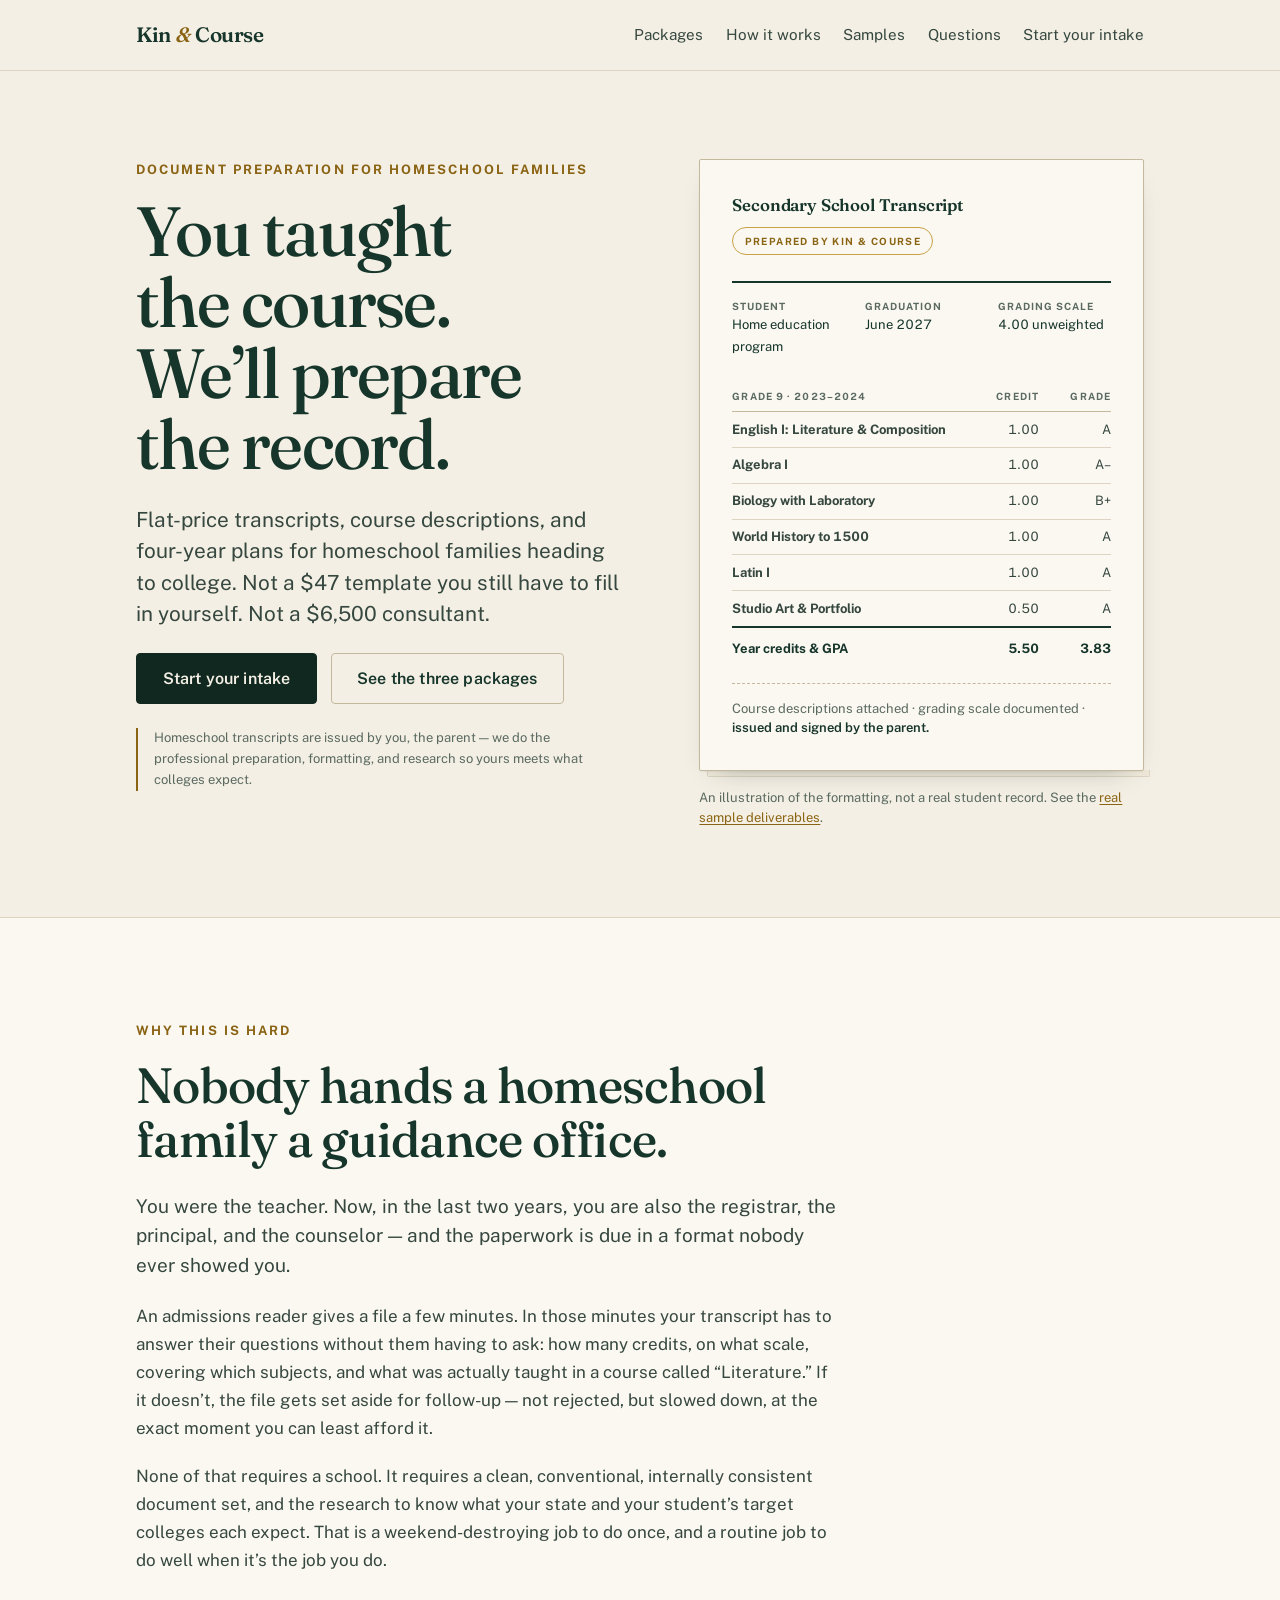
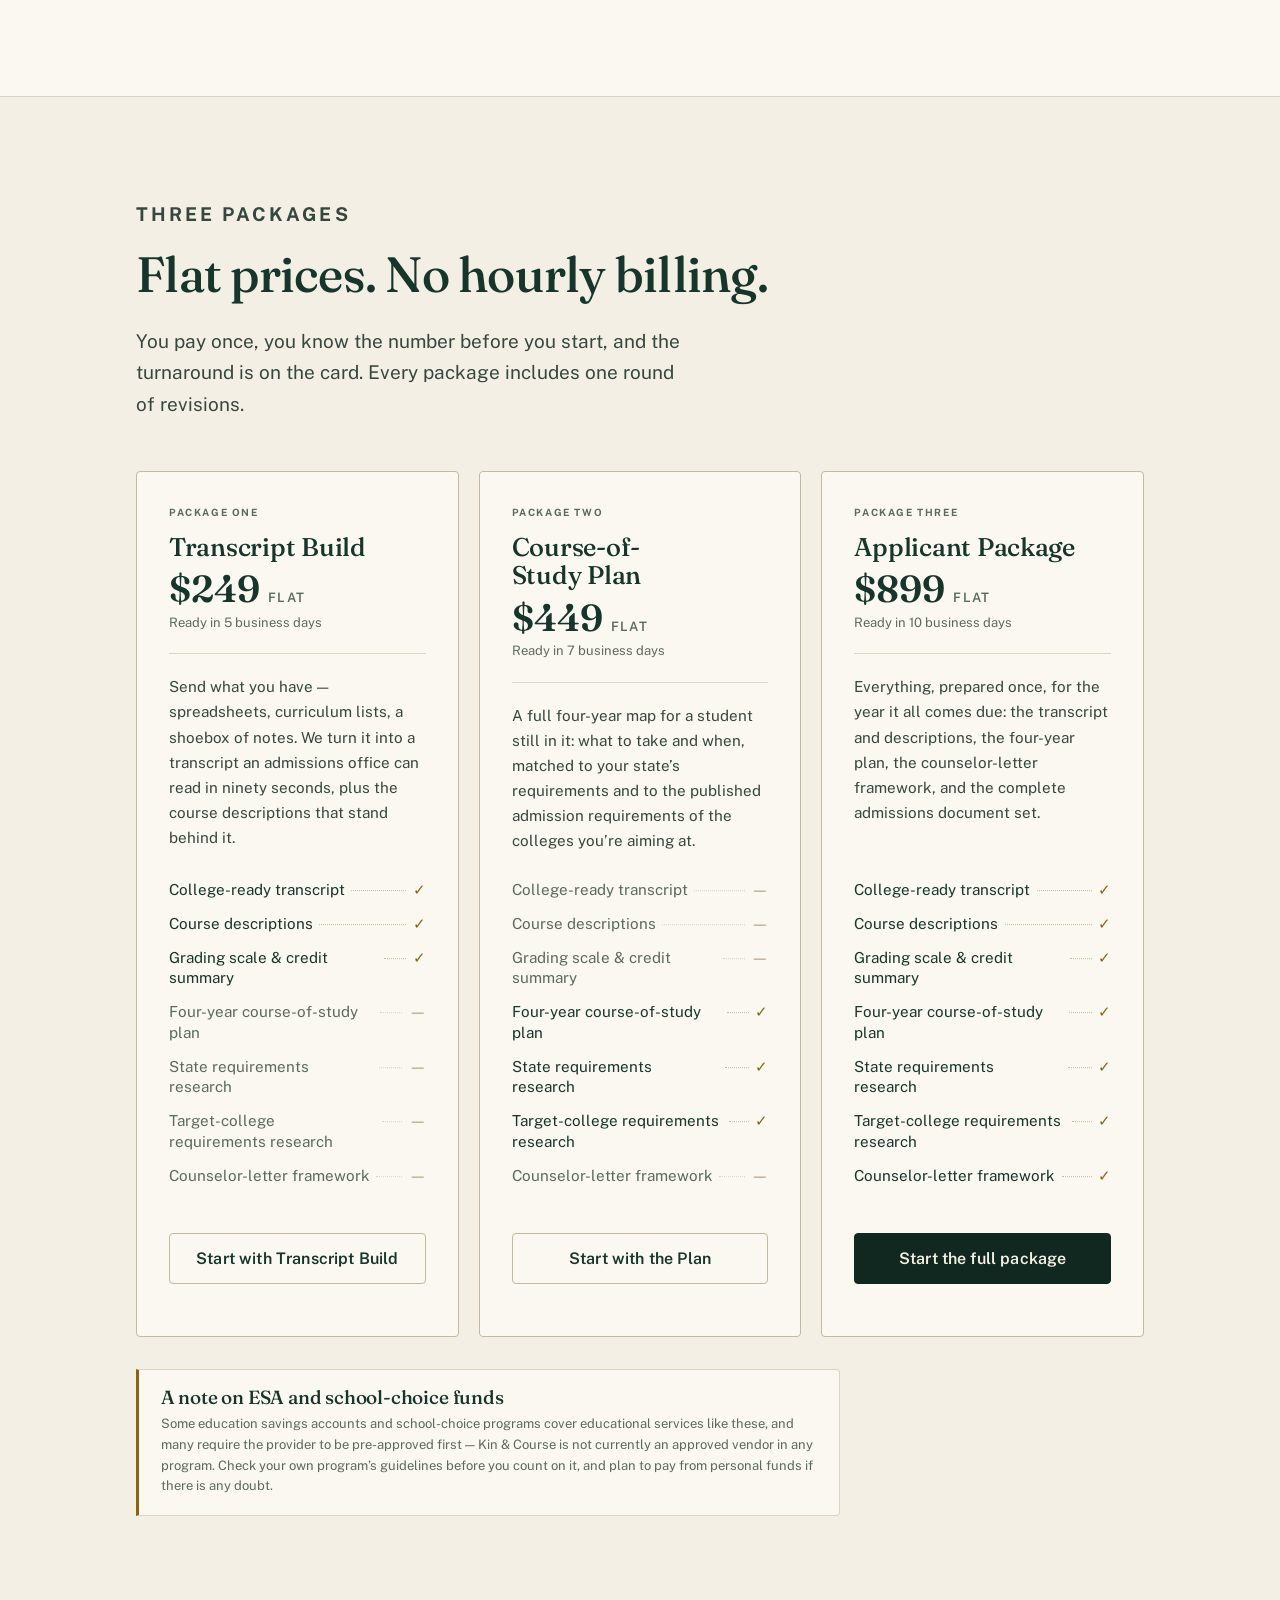
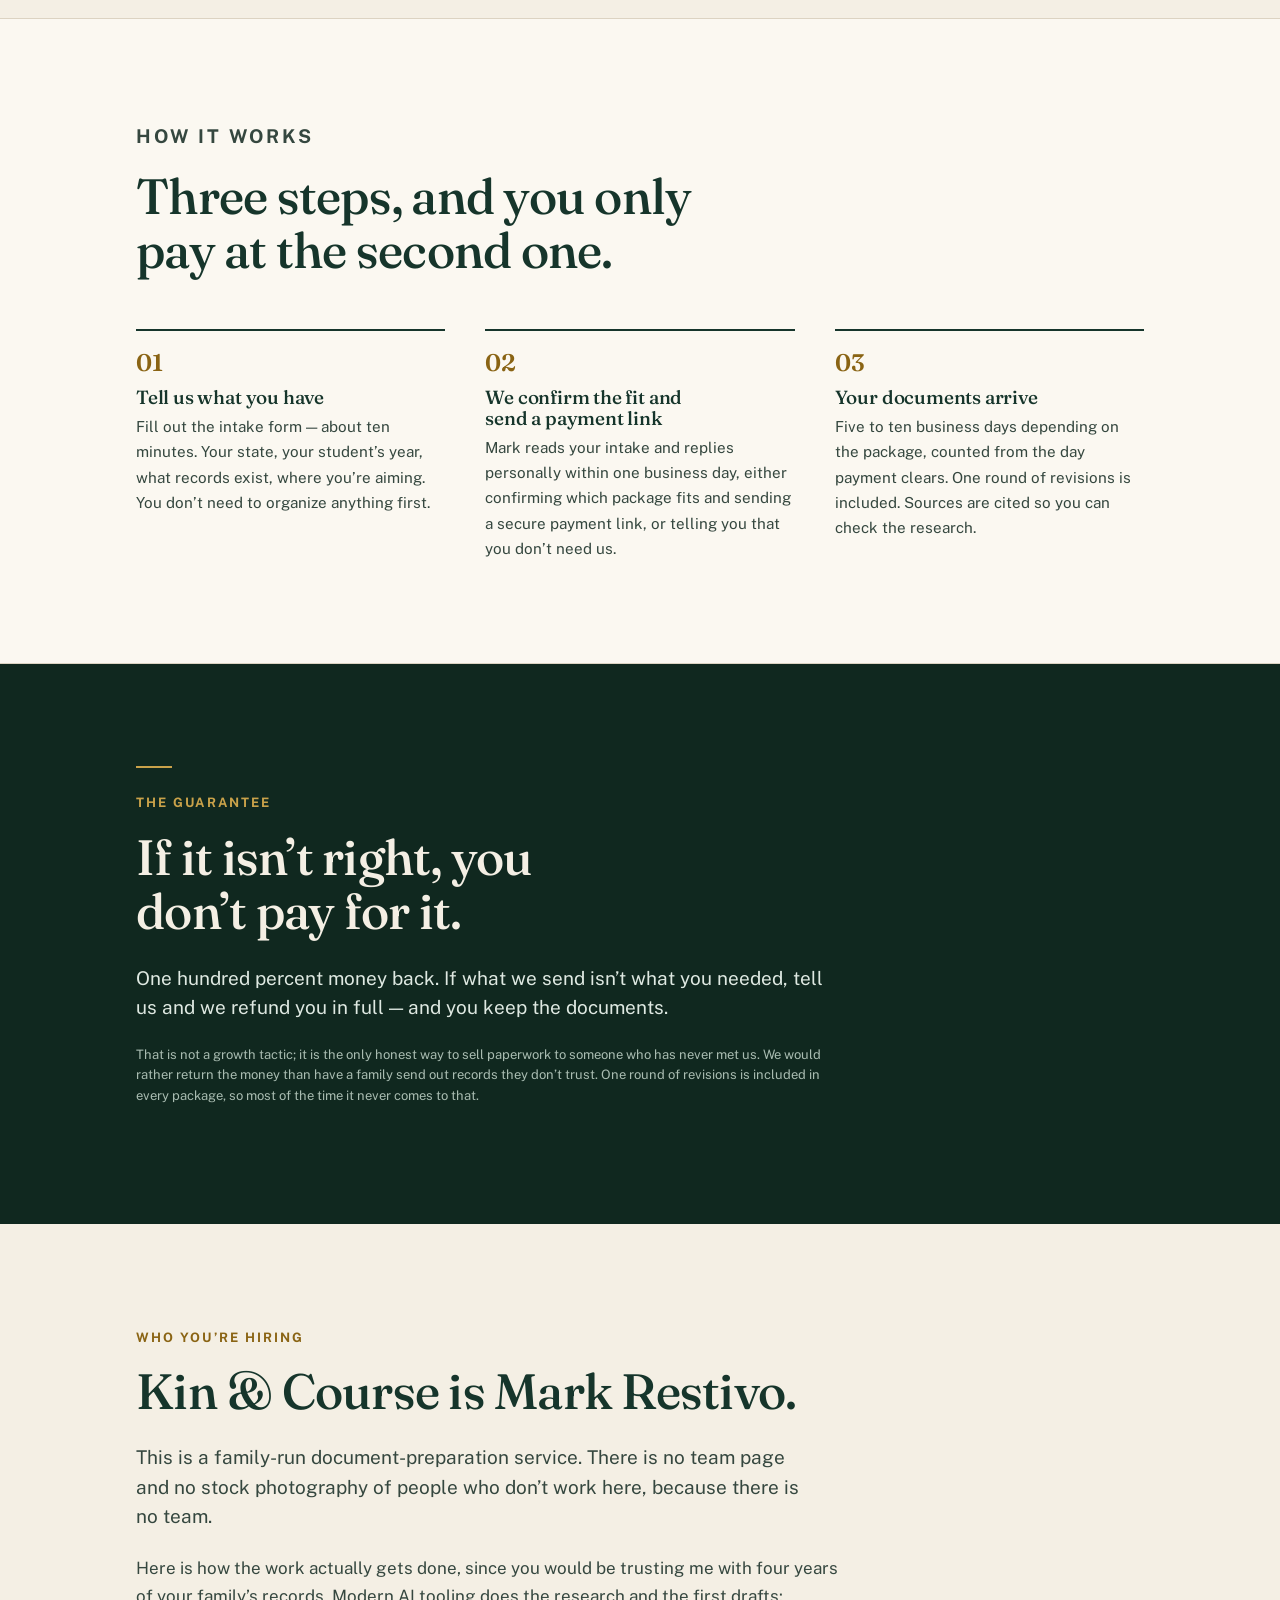
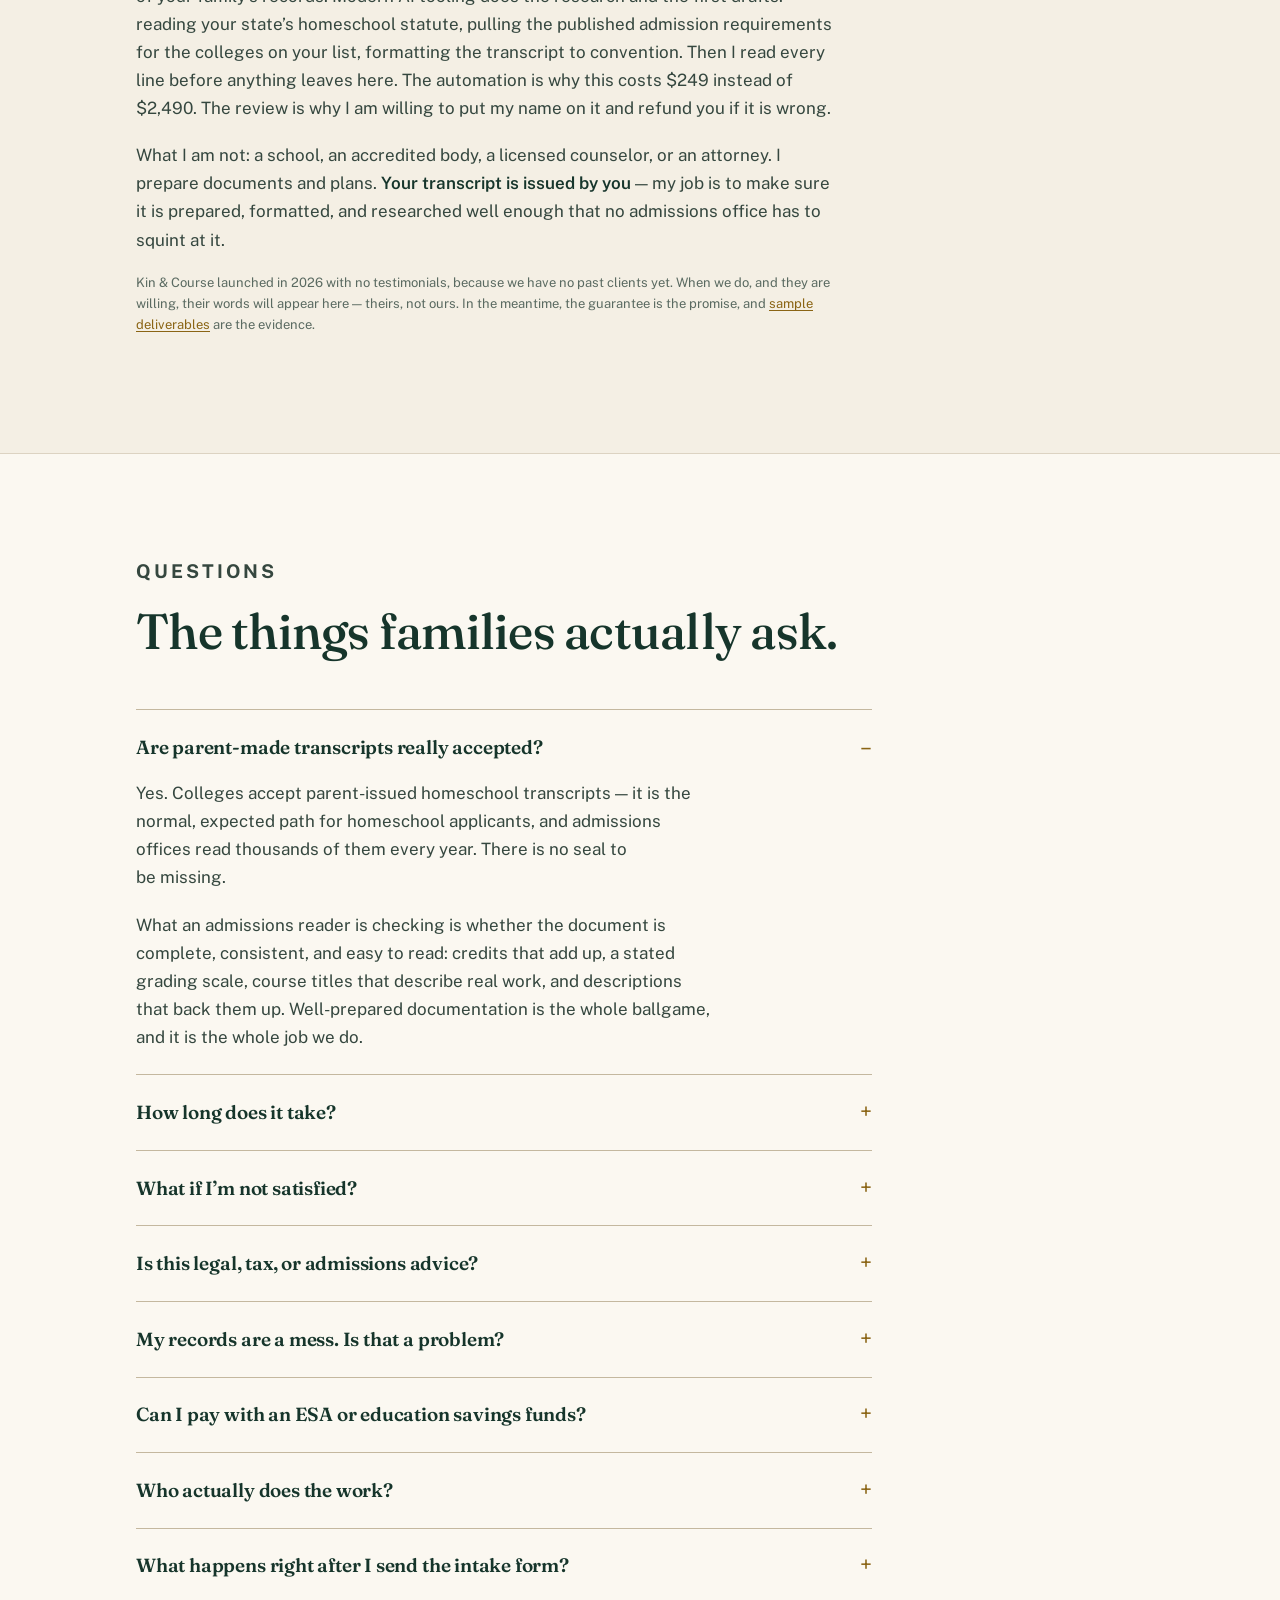
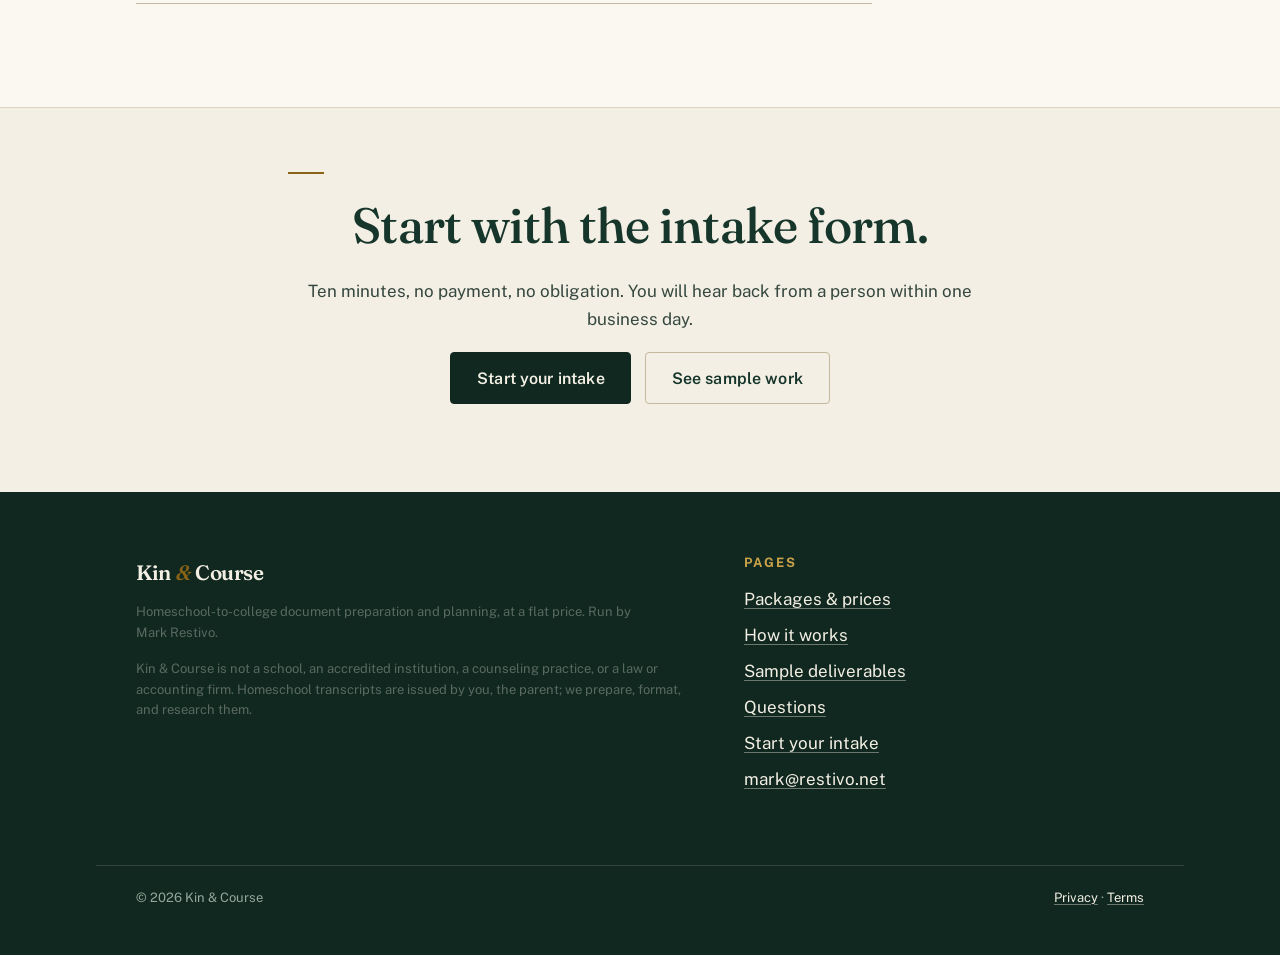
<file: index.html>
<!DOCTYPE html>
<html lang="en">
<head>
<meta charset="utf-8">
<meta name="viewport" content="width=device-width, initial-scale=1">
<title>Kin &amp; Course — homeschool transcripts and four-year plans, flat price</title>
<meta name="description" content="Flat-price transcripts, course descriptions, and four-year course-of-study plans for homeschool families applying to college. Prepared in 5 to 10 business days, with a full money-back guarantee.">
<link rel="canonical" href="https://kinandcourse.com/">
<meta property="og:type" content="website">
<meta property="og:url" content="https://kinandcourse.com/">
<meta property="og:title" content="Kin &amp; Course — homeschool transcripts and four-year plans">
<meta property="og:description" content="You taught the course. We'll prepare the record. Flat-price document preparation for homeschool families heading to college.">
<meta name="theme-color" content="#10281f">
<link rel="icon" href="data:image/svg+xml,%3Csvg xmlns='http://www.w3.org/2000/svg' viewBox='0 0 32 32'%3E%3Crect width='32' height='32' rx='5' fill='%2310281f'/%3E%3Cg fill='%23c9a24a'%3E%3Crect x='8' y='9' width='16' height='2.5'/%3E%3Crect x='8' y='15' width='16' height='2'/%3E%3Crect x='8' y='20' width='10' height='2'/%3E%3C/g%3E%3C/svg%3E">
<link rel="preconnect" href="https://fonts.googleapis.com">
<link rel="preconnect" href="https://fonts.gstatic.com" crossorigin>
<link href="https://fonts.googleapis.com/css2?family=Fraunces:opsz,wght@9..144,400..700&family=Public+Sans:wght@400;500;600;700&display=swap" rel="stylesheet">
<link rel="stylesheet" href="styles.css">
</head>
<body>

<a class="skip-link" href="#main">Skip to content</a>

<header class="masthead">
  <div class="shell masthead__inner">
    <a class="wordmark" href="index.html">Kin <span class="amp">&amp;</span> Course</a>
    <nav aria-label="Primary">
      <a href="#packages">Packages</a>
      <a href="#how">How it works</a>
      <a href="samples.html">Samples</a>
      <a href="#faq">Questions</a>
      <a href="intake.html">Start your intake</a>
    </nav>
  </div>
</header>

<main id="main">

  <!-- ============================================================ Hero -->
  <section class="hero">
    <div class="shell hero__grid">
      <div>
        <p class="eyebrow">Document preparation for homeschool families</p>
        <h1>You taught the course. We&#8217;ll prepare the record.</h1>
        <p class="hero__lede">Flat-price transcripts, course descriptions, and four-year plans for homeschool families heading to college. Not a $47 template you still have to fill in yourself. Not a $6,500 consultant.</p>
        <div class="btn-row">
          <a class="btn" href="intake.html">Start your intake</a>
          <a class="btn btn--ghost" href="#packages">See the three packages</a>
        </div>
        <p class="hero__note fineprint">Homeschool transcripts are issued by you, the parent &mdash; we do the professional preparation, formatting, and research so yours meets what colleges expect.</p>
      </div>

      <figure class="record">
        <div class="record__sheet">
          <header class="record__head">
            <p class="record__title">Secondary School Transcript</p>
            <p class="record__seal">Prepared by Kin &amp; Course</p>
          </header>

          <dl class="record__facts">
            <div>
              <dt>Student</dt>
              <dd>Home education program</dd>
            </div>
            <div>
              <dt>Graduation</dt>
              <dd>June 2027</dd>
            </div>
            <div>
              <dt>Grading scale</dt>
              <dd>4.00 unweighted</dd>
            </div>
          </dl>

          <div class="record__scroll">
            <table class="record__table">
              <caption class="sr-only">Illustration of transcript formatting: grade nine coursework with credits and grades.</caption>
              <thead>
                <tr>
                  <th scope="col">Grade 9 &#183; 2023&#8211;2024</th>
                  <th scope="col" class="num">Credit</th>
                  <th scope="col" class="num">Grade</th>
                </tr>
              </thead>
              <tbody>
                <tr><th scope="row">English I: Literature &amp; Composition</th><td class="num">1.00</td><td class="num">A</td></tr>
                <tr><th scope="row">Algebra I</th><td class="num">1.00</td><td class="num">A&#8211;</td></tr>
                <tr><th scope="row">Biology with Laboratory</th><td class="num">1.00</td><td class="num">B+</td></tr>
                <tr><th scope="row">World History to 1500</th><td class="num">1.00</td><td class="num">A</td></tr>
                <tr><th scope="row">Latin I</th><td class="num">1.00</td><td class="num">A</td></tr>
                <tr><th scope="row">Studio Art &amp; Portfolio</th><td class="num">0.50</td><td class="num">A</td></tr>
              </tbody>
              <tfoot>
                <tr>
                  <td>Year credits &amp; GPA</td>
                  <td class="num">5.50</td>
                  <td class="num">3.83</td>
                </tr>
              </tfoot>
            </table>
          </div>

          <p class="record__sign">Course descriptions attached &#183; grading scale documented &#183; <strong>issued and signed by the parent.</strong></p>
        </div>
        <figcaption>An illustration of the formatting, not a real student record. See the <a href="samples.html">real sample deliverables</a>.</figcaption>
      </figure>
    </div>
  </section>

  <!-- ========================================================= Problem -->
  <section class="band band--tint">
    <div class="shell">
      <div class="prose--wide">
        <p class="eyebrow">Why this is hard</p>
        <h2>Nobody hands a homeschool family a guidance office.</h2>
        <p class="lede">You were the teacher. Now, in the last two years, you are also the registrar, the principal, and the counselor &mdash; and the paperwork is due in a format nobody ever showed you.</p>
        <p>An admissions reader gives a file a few minutes. In those minutes your transcript has to answer their questions without them having to ask: how many credits, on what scale, covering which subjects, and what was actually taught in a course called &#8220;Literature.&#8221; If it doesn&#8217;t, the file gets set aside for follow-up &mdash; not rejected, but slowed down, at the exact moment you can least afford it.</p>
        <p>None of that requires a school. It requires a clean, conventional, internally consistent document set, and the research to know what your state and your student&#8217;s target colleges each expect. That is a weekend-destroying job to do once, and a routine job to do well when it&#8217;s the job you do.</p>
      </div>
    </div>
  </section>

  <!-- ======================================================== Packages -->
  <section class="band" id="packages">
    <div class="shell">
      <div class="section-head">
        <p class="eyebrow">Three packages</p>
        <h2>Flat prices. No hourly billing.</h2>
        <p>You pay once, you know the number before you start, and the turnaround is on the card. Every package includes one round of revisions.</p>
      </div>

      <div class="cards">

        <article class="card">
          <p class="card__index">Package one</p>
          <h3>Transcript Build</h3>
          <p class="card__price">$249 <span>flat</span></p>
          <p class="card__turn">Ready in 5 business days</p>
          <p class="card__blurb">Send what you have &mdash; spreadsheets, curriculum lists, a shoebox of notes. We turn it into a transcript an admissions office can read in ninety seconds, plus the course descriptions that stand behind it.</p>
          <ul class="spec-list">
            <li class="spec"><span>College-ready transcript</span><span class="spec__dots" aria-hidden="true"></span><span class="spec__val" aria-hidden="true">&#10003;</span><span class="sr-only">Included</span></li>
            <li class="spec"><span>Course descriptions</span><span class="spec__dots" aria-hidden="true"></span><span class="spec__val" aria-hidden="true">&#10003;</span><span class="sr-only">Included</span></li>
            <li class="spec"><span>Grading scale &amp; credit summary</span><span class="spec__dots" aria-hidden="true"></span><span class="spec__val" aria-hidden="true">&#10003;</span><span class="sr-only">Included</span></li>
            <li class="spec spec--off"><span>Four-year course-of-study plan</span><span class="spec__dots" aria-hidden="true"></span><span class="spec__val" aria-hidden="true">&mdash;</span><span class="sr-only">Not included</span></li>
            <li class="spec spec--off"><span>State requirements research</span><span class="spec__dots" aria-hidden="true"></span><span class="spec__val" aria-hidden="true">&mdash;</span><span class="sr-only">Not included</span></li>
            <li class="spec spec--off"><span>Target-college requirements research</span><span class="spec__dots" aria-hidden="true"></span><span class="spec__val" aria-hidden="true">&mdash;</span><span class="sr-only">Not included</span></li>
            <li class="spec spec--off"><span>Counselor-letter framework</span><span class="spec__dots" aria-hidden="true"></span><span class="spec__val" aria-hidden="true">&mdash;</span><span class="sr-only">Not included</span></li>
          </ul>
          <p class="card__cta"><a class="btn btn--ghost" href="intake.html">Start with Transcript Build</a></p>
        </article>

        <article class="card">
          <p class="card__index">Package two</p>
          <h3>Course-of-Study Plan</h3>
          <p class="card__price">$449 <span>flat</span></p>
          <p class="card__turn">Ready in 7 business days</p>
          <p class="card__blurb">A full four-year map for a student still in it: what to take and when, matched to your state&#8217;s requirements and to the published admission requirements of the colleges you&#8217;re aiming at.</p>
          <ul class="spec-list">
            <li class="spec spec--off"><span>College-ready transcript</span><span class="spec__dots" aria-hidden="true"></span><span class="spec__val" aria-hidden="true">&mdash;</span><span class="sr-only">Not included</span></li>
            <li class="spec spec--off"><span>Course descriptions</span><span class="spec__dots" aria-hidden="true"></span><span class="spec__val" aria-hidden="true">&mdash;</span><span class="sr-only">Not included</span></li>
            <li class="spec spec--off"><span>Grading scale &amp; credit summary</span><span class="spec__dots" aria-hidden="true"></span><span class="spec__val" aria-hidden="true">&mdash;</span><span class="sr-only">Not included</span></li>
            <li class="spec"><span>Four-year course-of-study plan</span><span class="spec__dots" aria-hidden="true"></span><span class="spec__val" aria-hidden="true">&#10003;</span><span class="sr-only">Included</span></li>
            <li class="spec"><span>State requirements research</span><span class="spec__dots" aria-hidden="true"></span><span class="spec__val" aria-hidden="true">&#10003;</span><span class="sr-only">Included</span></li>
            <li class="spec"><span>Target-college requirements research</span><span class="spec__dots" aria-hidden="true"></span><span class="spec__val" aria-hidden="true">&#10003;</span><span class="sr-only">Included</span></li>
            <li class="spec spec--off"><span>Counselor-letter framework</span><span class="spec__dots" aria-hidden="true"></span><span class="spec__val" aria-hidden="true">&mdash;</span><span class="sr-only">Not included</span></li>
          </ul>
          <p class="card__cta"><a class="btn btn--ghost" href="intake.html">Start with the Plan</a></p>
        </article>

        <article class="card">
          <p class="card__index">Package three</p>
          <h3>Applicant Package</h3>
          <p class="card__price">$899 <span>flat</span></p>
          <p class="card__turn">Ready in 10 business days</p>
          <p class="card__blurb">Everything, prepared once, for the year it all comes due: the transcript and descriptions, the four-year plan, the counselor-letter framework, and the complete admissions document set.</p>
          <ul class="spec-list">
            <li class="spec"><span>College-ready transcript</span><span class="spec__dots" aria-hidden="true"></span><span class="spec__val" aria-hidden="true">&#10003;</span><span class="sr-only">Included</span></li>
            <li class="spec"><span>Course descriptions</span><span class="spec__dots" aria-hidden="true"></span><span class="spec__val" aria-hidden="true">&#10003;</span><span class="sr-only">Included</span></li>
            <li class="spec"><span>Grading scale &amp; credit summary</span><span class="spec__dots" aria-hidden="true"></span><span class="spec__val" aria-hidden="true">&#10003;</span><span class="sr-only">Included</span></li>
            <li class="spec"><span>Four-year course-of-study plan</span><span class="spec__dots" aria-hidden="true"></span><span class="spec__val" aria-hidden="true">&#10003;</span><span class="sr-only">Included</span></li>
            <li class="spec"><span>State requirements research</span><span class="spec__dots" aria-hidden="true"></span><span class="spec__val" aria-hidden="true">&#10003;</span><span class="sr-only">Included</span></li>
            <li class="spec"><span>Target-college requirements research</span><span class="spec__dots" aria-hidden="true"></span><span class="spec__val" aria-hidden="true">&#10003;</span><span class="sr-only">Included</span></li>
            <li class="spec"><span>Counselor-letter framework</span><span class="spec__dots" aria-hidden="true"></span><span class="spec__val" aria-hidden="true">&#10003;</span><span class="sr-only">Included</span></li>
          </ul>
          <p class="card__cta"><a class="btn" href="intake.html">Start the full package</a></p>
        </article>

      </div>

      <div class="note">
        <h3>A note on ESA and school-choice funds</h3>
        <p class="fineprint">Some education savings accounts and school-choice programs cover educational services like these, and many require the provider to be pre-approved first &mdash; Kin &amp; Course is not currently an approved vendor in any program. Check your own program&#8217;s guidelines before you count on it, and plan to pay from personal funds if there is any doubt.</p>
      </div>
    </div>
  </section>

  <!-- ==================================================== How it works -->
  <section class="band band--tint" id="how">
    <div class="shell">
      <div class="section-head">
        <p class="eyebrow">How it works</p>
        <h2>Three steps, and you only pay at the second one.</h2>
      </div>

      <ol class="steps">
        <li>
          <h3>Tell us what you have</h3>
          <p>Fill out the intake form &mdash; about ten minutes. Your state, your student&#8217;s year, what records exist, where you&#8217;re aiming. You don&#8217;t need to organize anything first.</p>
        </li>
        <li>
          <h3>We confirm the fit and send a payment link</h3>
          <p>Mark reads your intake and replies personally within one business day, either confirming which package fits and sending a secure payment link, or telling you that you don&#8217;t need us.</p>
        </li>
        <li>
          <h3>Your documents arrive</h3>
          <p>Five to ten business days depending on the package, counted from the day payment clears. One round of revisions is included. Sources are cited so you can check the research.</p>
        </li>
      </ol>
    </div>
  </section>

  <!-- ======================================================= Guarantee -->
  <section class="band band--deep">
    <div class="shell">
      <div class="prose--wide mark">
        <p class="eyebrow">The guarantee</p>
        <h2>If it isn&#8217;t right, you don&#8217;t pay for it.</h2>
        <p class="lede">One hundred percent money back. If what we send isn&#8217;t what you needed, tell us and we refund you in full &mdash; and you keep the documents.</p>
        <p class="fineprint">That is not a growth tactic; it is the only honest way to sell paperwork to someone who has never met us. We would rather return the money than have a family send out records they don&#8217;t trust. One round of revisions is included in every package, so most of the time it never comes to that.</p>
      </div>
    </div>
  </section>

  <!-- =========================================================== About -->
  <section class="band" id="about">
    <div class="shell">
      <div class="prose--wide">
        <p class="eyebrow">Who you&#8217;re hiring</p>
        <h2>Kin &amp; Course is Mark Restivo.</h2>
        <p class="lede">This is a family-run document-preparation service. There is no team page and no stock photography of people who don&#8217;t work here, because there is no team.</p>
        <p>Here is how the work actually gets done, since you would be trusting me with four years of your family&#8217;s records. Modern AI tooling does the research and the first drafts: reading your state&#8217;s homeschool statute, pulling the published admission requirements for the colleges on your list, formatting the transcript to convention. Then I read every line before anything leaves here. The automation is why this costs $249 instead of $2,490. The review is why I am willing to put my name on it and refund you if it is wrong.</p>
        <p>What I am not: a school, an accredited body, a licensed counselor, or an attorney. I prepare documents and plans. <strong>Your transcript is issued by you</strong> &mdash; my job is to make sure it is prepared, formatted, and researched well enough that no admissions office has to squint at it.</p>
        <p class="fineprint">Kin &amp; Course launched in 2026 with no testimonials, because we have no past clients yet. When we do, and they are willing, their words will appear here &mdash; theirs, not ours. In the meantime, the guarantee is the promise, and <a href="samples.html">sample deliverables</a> are the evidence.</p>
      </div>
    </div>
  </section>

  <!-- ============================================================= FAQ -->
  <section class="band band--tint" id="faq">
    <div class="shell">
      <div class="section-head">
        <p class="eyebrow">Questions</p>
        <h2>The things families actually ask.</h2>
      </div>

      <div class="faq">

        <details open>
          <summary>Are parent-made transcripts really accepted?</summary>
          <div class="faq__body">
            <p>Yes. Colleges accept parent-issued homeschool transcripts &mdash; it is the normal, expected path for homeschool applicants, and admissions offices read thousands of them every year. There is no seal to be missing.</p>
            <p>What an admissions reader is checking is whether the document is complete, consistent, and easy to read: credits that add up, a stated grading scale, course titles that describe real work, and descriptions that back them up. Well-prepared documentation is the whole ballgame, and it is the whole job we do.</p>
          </div>
        </details>

        <details>
          <summary>How long does it take?</summary>
          <div class="faq__body">
            <p>Transcript Build, 5 business days. Course-of-Study Plan, 7. Applicant Package, 10. The clock starts the day your payment clears and we have your records in hand, not the day you send the intake form.</p>
            <p>If your deadline is sooner than that, say so on the intake form. If we can&#8217;t do it well in your time frame, we will tell you rather than take the work.</p>
          </div>
        </details>

        <details>
          <summary>What if I&#8217;m not satisfied?</summary>
          <div class="faq__body">
            <p>You get your money back &mdash; all of it &mdash; and you keep the documents. Ask, and we refund; there is no window to miss and no form to argue with.</p>
            <p>Every package also includes one round of revisions, so if something is off, the first move is usually to fix it rather than to unwind it. Either way the choice is yours.</p>
          </div>
        </details>

        <details>
          <summary>Is this legal, tax, or admissions advice?</summary>
          <div class="faq__body">
            <p>No. We prepare documents and plans. We are not attorneys, accountants, licensed counselors, a school, or an accredited body, and nothing we send you is advice of that kind.</p>
            <p>Homeschool requirements are set by your state and they change. Please verify your state&#8217;s current requirements yourself &mdash; we cite our sources in every deliverable specifically so you can check the research instead of taking our word for it.</p>
          </div>
        </details>

        <details>
          <summary>My records are a mess. Is that a problem?</summary>
          <div class="faq__body">
            <p>No, and it is the normal starting point. Reading-list photos, a co-op syllabus, curriculum receipts, four years of memory, and a spreadsheet abandoned in 2023 &mdash; send whatever exists. Part of what you are buying is somebody else doing the reconstruction.</p>
            <p>Where there is a genuine gap, we ask you specific questions. We do not invent coursework, hours, or grades.</p>
          </div>
        </details>

        <details>
          <summary>Can I pay with an ESA or education savings funds?</summary>
          <div class="faq__body">
            <p>Possibly &mdash; it depends entirely on your program. Some education savings accounts and school-choice programs cover educational services like these, and many of them require the provider to be an approved vendor first. Kin &amp; Course is not currently approved in any program.</p>
            <p>Check your program&#8217;s guidelines before you count on it, and plan to pay from personal funds if there is any doubt.</p>
          </div>
        </details>

        <details>
          <summary>Who actually does the work?</summary>
          <div class="faq__body">
            <p>Mark Restivo, with modern automation doing the research and the first drafts. That combination is deliberate and it is why the price is what it is. Every deliverable is read line by line by a person before it is sent, and the name on the refund is a real one.</p>
          </div>
        </details>

        <details>
          <summary>What happens right after I send the intake form?</summary>
          <div class="faq__body">
            <p>Mark reads it and replies personally within one business day &mdash; confirming which package fits and sending a secure payment link, or telling you honestly that you don&#8217;t need us. No automated drip sequence, no sales call, no pressure to decide today.</p>
          </div>
        </details>

      </div>
    </div>
  </section>

  <!-- ============================================================= CTA -->
  <section class="band band--tight">
    <div class="shell">
      <div class="prose--wide centered mark">
        <h2>Start with the intake form.</h2>
        <p>Ten minutes, no payment, no obligation. You will hear back from a person within one business day.</p>
        <div class="btn-row">
          <a class="btn" href="intake.html">Start your intake</a>
          <a class="btn btn--ghost" href="samples.html">See sample work</a>
        </div>
      </div>
    </div>
  </section>

</main>

<footer class="footer">
  <div class="shell footer__inner">
    <div>
      <a class="wordmark" href="index.html">Kin <span class="amp">&amp;</span> Course</a>
      <p class="fineprint">Homeschool-to-college document preparation and planning, at a flat price. Run by Mark Restivo.</p>
      <p class="fineprint">Kin &amp; Course is not a school, an accredited institution, a counseling practice, or a law or accounting firm. Homeschool transcripts are issued by you, the parent; we prepare, format, and research them.</p>
    </div>
    <div>
      <h2>Pages</h2>
      <ul>
        <li><a href="index.html#packages">Packages &amp; prices</a></li>
        <li><a href="index.html#how">How it works</a></li>
        <li><a href="samples.html">Sample deliverables</a></li>
        <li><a href="index.html#faq">Questions</a></li>
        <li><a href="intake.html">Start your intake</a></li>
        <li><a href="mailto:mark@restivo.net">mark@restivo.net</a></li>
      </ul>
    </div>
  </div>
  <div class="shell footer__legal">
    <p>&#169; 2026 Kin &amp; Course</p>
    <p><a href="privacy.html">Privacy</a> &#183; <a href="terms.html">Terms</a></p>
  </div>
</footer>

</body>
</html>
</file>
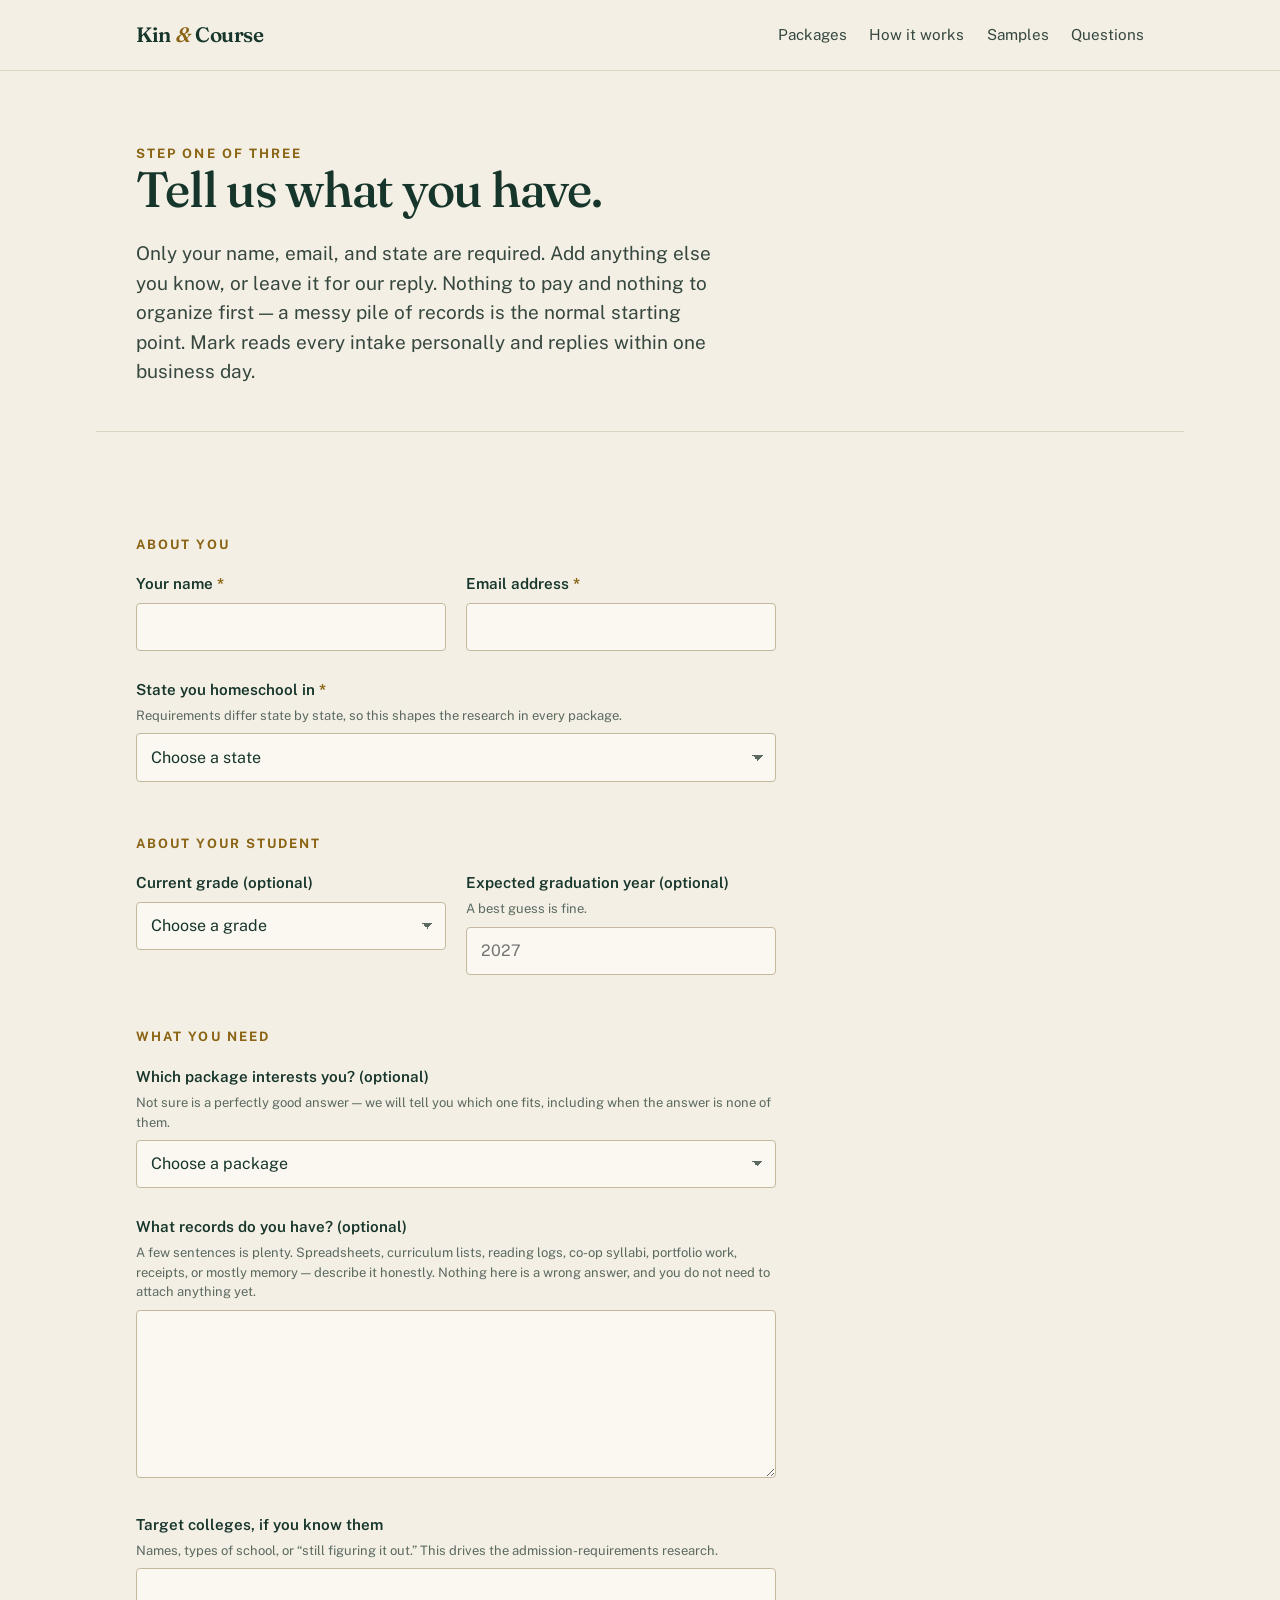
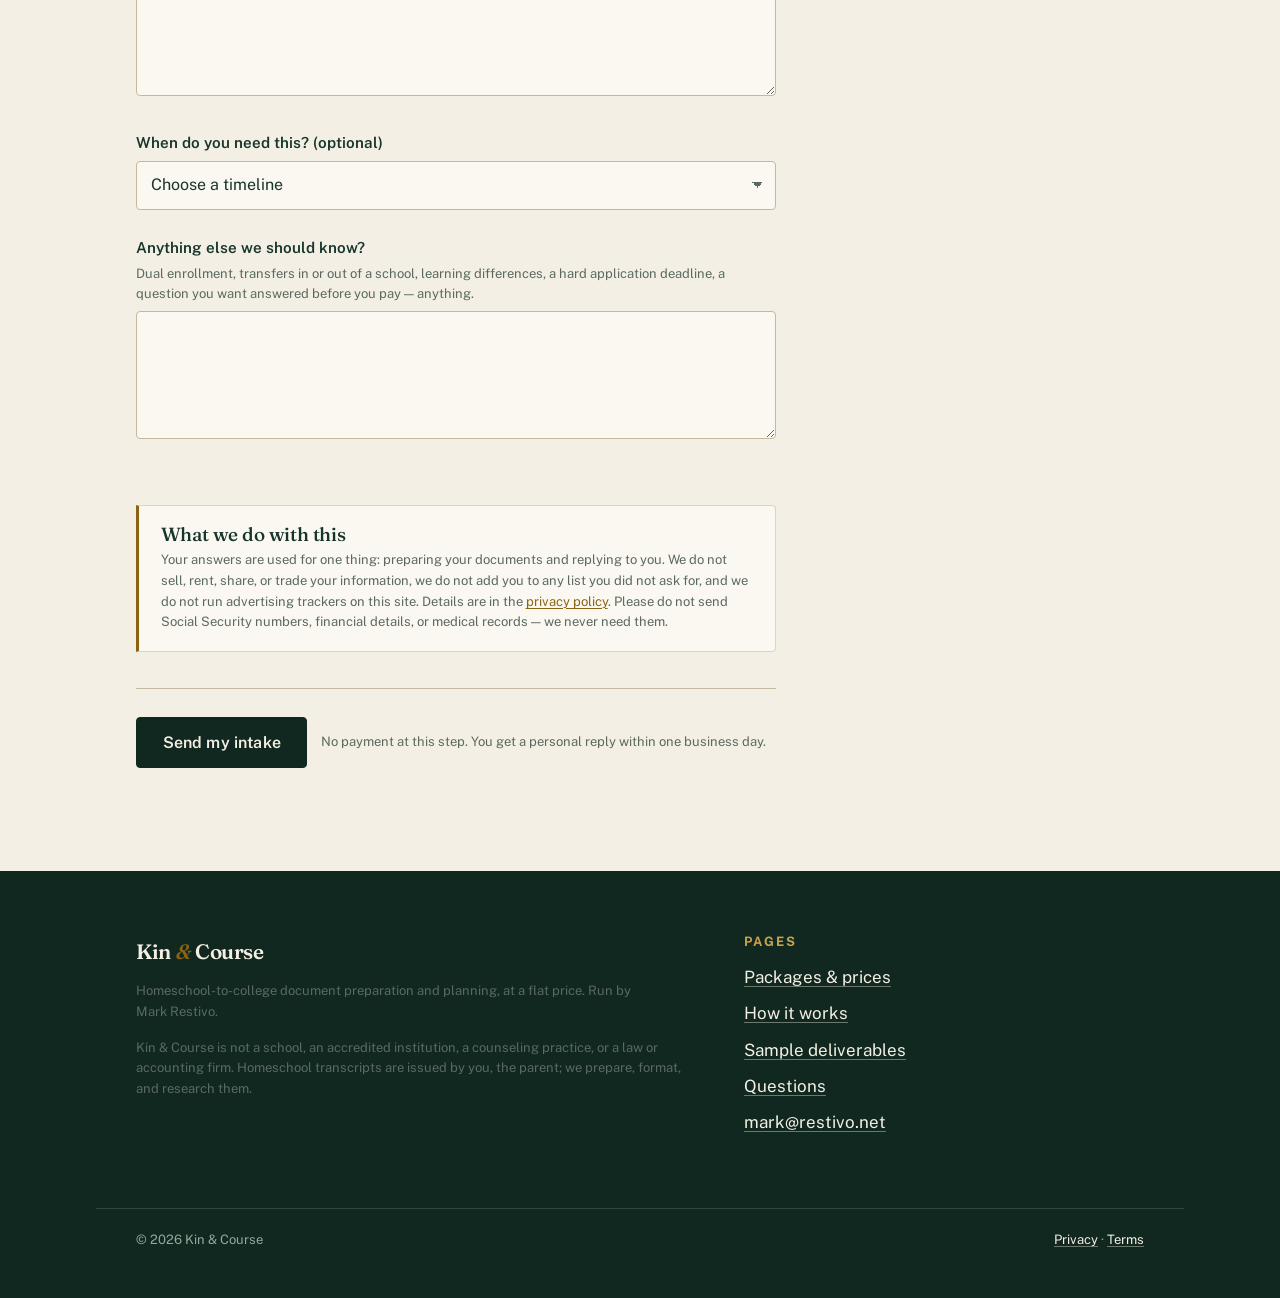
<file: intake.html>
<!DOCTYPE html>
<html lang="en">
<head>
<meta charset="utf-8">
<meta name="viewport" content="width=device-width, initial-scale=1">
<title>Start your intake — Kin &amp; Course</title>
<meta name="description" content="Tell us about your student, your state, and the records you have. Mark replies personally within one business day. No payment at this step.">
<link rel="canonical" href="https://kinandcourse.com/intake.html">
<meta name="robots" content="noindex">
<meta name="theme-color" content="#10281f">
<link rel="icon" href="data:image/svg+xml,%3Csvg xmlns='http://www.w3.org/2000/svg' viewBox='0 0 32 32'%3E%3Crect width='32' height='32' rx='5' fill='%2310281f'/%3E%3Cg fill='%23c9a24a'%3E%3Crect x='8' y='9' width='16' height='2.5'/%3E%3Crect x='8' y='15' width='16' height='2'/%3E%3Crect x='8' y='20' width='10' height='2'/%3E%3C/g%3E%3C/svg%3E">
<link rel="preconnect" href="https://fonts.googleapis.com">
<link rel="preconnect" href="https://fonts.gstatic.com" crossorigin>
<link href="https://fonts.googleapis.com/css2?family=Fraunces:opsz,wght@9..144,400..700&family=Public+Sans:wght@400;500;600;700&display=swap" rel="stylesheet">
<link rel="stylesheet" href="styles.css">
</head>
<body>

<a class="skip-link" href="#main">Skip to content</a>

<header class="masthead">
  <div class="shell masthead__inner">
    <a class="wordmark" href="index.html">Kin <span class="amp">&amp;</span> Course</a>
    <nav aria-label="Primary">
      <a href="index.html#packages">Packages</a>
      <a href="index.html#how">How it works</a>
      <a href="samples.html">Samples</a>
      <a href="index.html#faq">Questions</a>
    </nav>
  </div>
</header>

<main id="main">

  <div class="shell page-head">
    <p class="eyebrow">Step one of three</p>
    <h1>Tell us what you have.</h1>
    <p class="lede">Only your name, email, and state are required. Add anything else you know, or leave it for our reply. Nothing to pay and nothing to organize first &mdash; a messy pile of records is the normal starting point. Mark reads every intake personally and replies within one business day.</p>
  </div>

  <section class="band">
    <div class="shell">

      <form class="form" action="https://formsubmit.co/mark@restivo.net" method="POST">

        <!-- FormSubmit configuration -->
        <input type="hidden" name="_subject" value="Kin &amp; Course intake">
        <input type="hidden" name="_next" value="https://kinandcourse.com/thanks.html">
        <input type="hidden" name="_template" value="table">
        <input type="hidden" name="_captcha" value="false">
        <!-- Honeypot: people never see this; bots fill it in and the message is dropped. -->
        <div class="hp" aria-hidden="true">
          <label for="_honey">Leave this field empty</label>
          <input type="text" id="_honey" name="_honey" tabindex="-1" autocomplete="off">
        </div>

        <fieldset>
          <legend class="eyebrow">About you</legend>

          <div class="form__group">
            <div class="field">
              <label for="parent-name">Your name <span class="req" aria-hidden="true">*</span></label>
              <input type="text" id="parent-name" name="Parent name" autocomplete="name" required>
            </div>

            <div class="field">
              <label for="email">Email address <span class="req" aria-hidden="true">*</span></label>
              <input type="email" id="email" name="Email" autocomplete="email" required>
            </div>
          </div>

          <div class="field">
            <label for="state">State you homeschool in <span class="req" aria-hidden="true">*</span></label>
            <span class="field__hint" id="state-hint">Requirements differ state by state, so this shapes the research in every package.</span>
            <select id="state" name="State" aria-describedby="state-hint" required>
              <option value="">Choose a state</option>
              <option>Alabama</option>
              <option>Alaska</option>
              <option>Arizona</option>
              <option>Arkansas</option>
              <option>California</option>
              <option>Colorado</option>
              <option>Connecticut</option>
              <option>Delaware</option>
              <option>District of Columbia</option>
              <option>Florida</option>
              <option>Georgia</option>
              <option>Hawaii</option>
              <option>Idaho</option>
              <option>Illinois</option>
              <option>Indiana</option>
              <option>Iowa</option>
              <option>Kansas</option>
              <option>Kentucky</option>
              <option>Louisiana</option>
              <option>Maine</option>
              <option>Maryland</option>
              <option>Massachusetts</option>
              <option>Michigan</option>
              <option>Minnesota</option>
              <option>Mississippi</option>
              <option>Missouri</option>
              <option>Montana</option>
              <option>Nebraska</option>
              <option>Nevada</option>
              <option>New Hampshire</option>
              <option>New Jersey</option>
              <option>New Mexico</option>
              <option>New York</option>
              <option>North Carolina</option>
              <option>North Dakota</option>
              <option>Ohio</option>
              <option>Oklahoma</option>
              <option>Oregon</option>
              <option>Pennsylvania</option>
              <option>Rhode Island</option>
              <option>South Carolina</option>
              <option>South Dakota</option>
              <option>Tennessee</option>
              <option>Texas</option>
              <option>Utah</option>
              <option>Vermont</option>
              <option>Virginia</option>
              <option>Washington</option>
              <option>West Virginia</option>
              <option>Wisconsin</option>
              <option>Wyoming</option>
              <option>Outside the United States</option>
            </select>
          </div>
        </fieldset>

        <fieldset>
          <legend class="eyebrow">About your student</legend>

          <div class="form__group">
            <div class="field">
              <label for="grade">Current grade (optional)</label>
              <select id="grade" name="Current grade">
                <option value="">Choose a grade</option>
                <option>8th grade or earlier</option>
                <option>9th grade</option>
                <option>10th grade</option>
                <option>11th grade</option>
                <option>12th grade</option>
                <option>Already graduated</option>
              </select>
            </div>

            <div class="field">
              <label for="grad-year">Expected graduation year (optional)</label>
              <span class="field__hint" id="grad-hint">A best guess is fine.</span>
              <input type="number" id="grad-year" name="Expected graduation year" min="2015" max="2040" step="1" inputmode="numeric" placeholder="2027" aria-describedby="grad-hint">
            </div>
          </div>
        </fieldset>

        <fieldset>
          <legend class="eyebrow">What you need</legend>

          <div class="field">
            <label for="package">Which package interests you? (optional)</label>
            <span class="field__hint" id="package-hint">Not sure is a perfectly good answer &mdash; we will tell you which one fits, including when the answer is none of them.</span>
            <select id="package" name="Package of interest" aria-describedby="package-hint">
              <option value="">Choose a package</option>
              <option>Transcript Build &#8212; $249</option>
              <option>Course-of-Study Plan &#8212; $449</option>
              <option>Applicant Package &#8212; $899</option>
              <option>Not sure yet &#8212; help me choose</option>
            </select>
          </div>

          <div class="field">
            <label for="records">What records do you have? (optional)</label>
            <span class="field__hint" id="records-hint">A few sentences is plenty. Spreadsheets, curriculum lists, reading logs, co-op syllabi, portfolio work, receipts, or mostly memory &mdash; describe it honestly. Nothing here is a wrong answer, and you do not need to attach anything yet.</span>
            <textarea id="records" name="Records on hand" rows="6" aria-describedby="records-hint"></textarea>
          </div>

          <div class="field">
            <label for="colleges">Target colleges, if you know them</label>
            <span class="field__hint" id="colleges-hint">Names, types of school, or &#8220;still figuring it out.&#8221; This drives the admission-requirements research.</span>
            <textarea id="colleges" name="Target colleges" rows="3" aria-describedby="colleges-hint"></textarea>
          </div>

          <div class="field">
            <label for="timeline">When do you need this? (optional)</label>
            <select id="timeline" name="Timeline">
              <option value="">Choose a timeline</option>
              <option>As soon as possible &#8212; I have a deadline</option>
              <option>Within a month</option>
              <option>Within three months</option>
              <option>Sometime this school year</option>
              <option>Just planning ahead</option>
            </select>
          </div>

          <div class="field">
            <label for="notes">Anything else we should know?</label>
            <span class="field__hint" id="notes-hint">Dual enrollment, transfers in or out of a school, learning differences, a hard application deadline, a question you want answered before you pay &mdash; anything.</span>
            <textarea id="notes" name="Anything else" rows="4" aria-describedby="notes-hint"></textarea>
          </div>
        </fieldset>

        <div class="note">
          <h3>What we do with this</h3>
          <p class="fineprint">Your answers are used for one thing: preparing your documents and replying to you. We do not sell, rent, share, or trade your information, we do not add you to any list you did not ask for, and we do not run advertising trackers on this site. Details are in the <a href="privacy.html">privacy policy</a>. Please do not send Social Security numbers, financial details, or medical records &mdash; we never need them.</p>
        </div>

        <div class="form__actions">
          <div class="stack-cta">
            <button class="btn" type="submit">Send my intake</button>
            <p class="fineprint u-flush">No payment at this step. You get a personal reply within one business day.</p>
          </div>
        </div>

      </form>

    </div>
  </section>

</main>

<footer class="footer">
  <div class="shell footer__inner">
    <div>
      <a class="wordmark" href="index.html">Kin <span class="amp">&amp;</span> Course</a>
      <p class="fineprint">Homeschool-to-college document preparation and planning, at a flat price. Run by Mark Restivo.</p>
      <p class="fineprint">Kin &amp; Course is not a school, an accredited institution, a counseling practice, or a law or accounting firm. Homeschool transcripts are issued by you, the parent; we prepare, format, and research them.</p>
    </div>
    <div>
      <h2>Pages</h2>
      <ul>
        <li><a href="index.html#packages">Packages &amp; prices</a></li>
        <li><a href="index.html#how">How it works</a></li>
        <li><a href="samples.html">Sample deliverables</a></li>
        <li><a href="index.html#faq">Questions</a></li>
        <li><a href="mailto:mark@restivo.net">mark@restivo.net</a></li>
      </ul>
    </div>
  </div>
  <div class="shell footer__legal">
    <p>&#169; 2026 Kin &amp; Course</p>
    <p><a href="privacy.html">Privacy</a> &#183; <a href="terms.html">Terms</a></p>
  </div>
</footer>

</body>
</html>
</file>
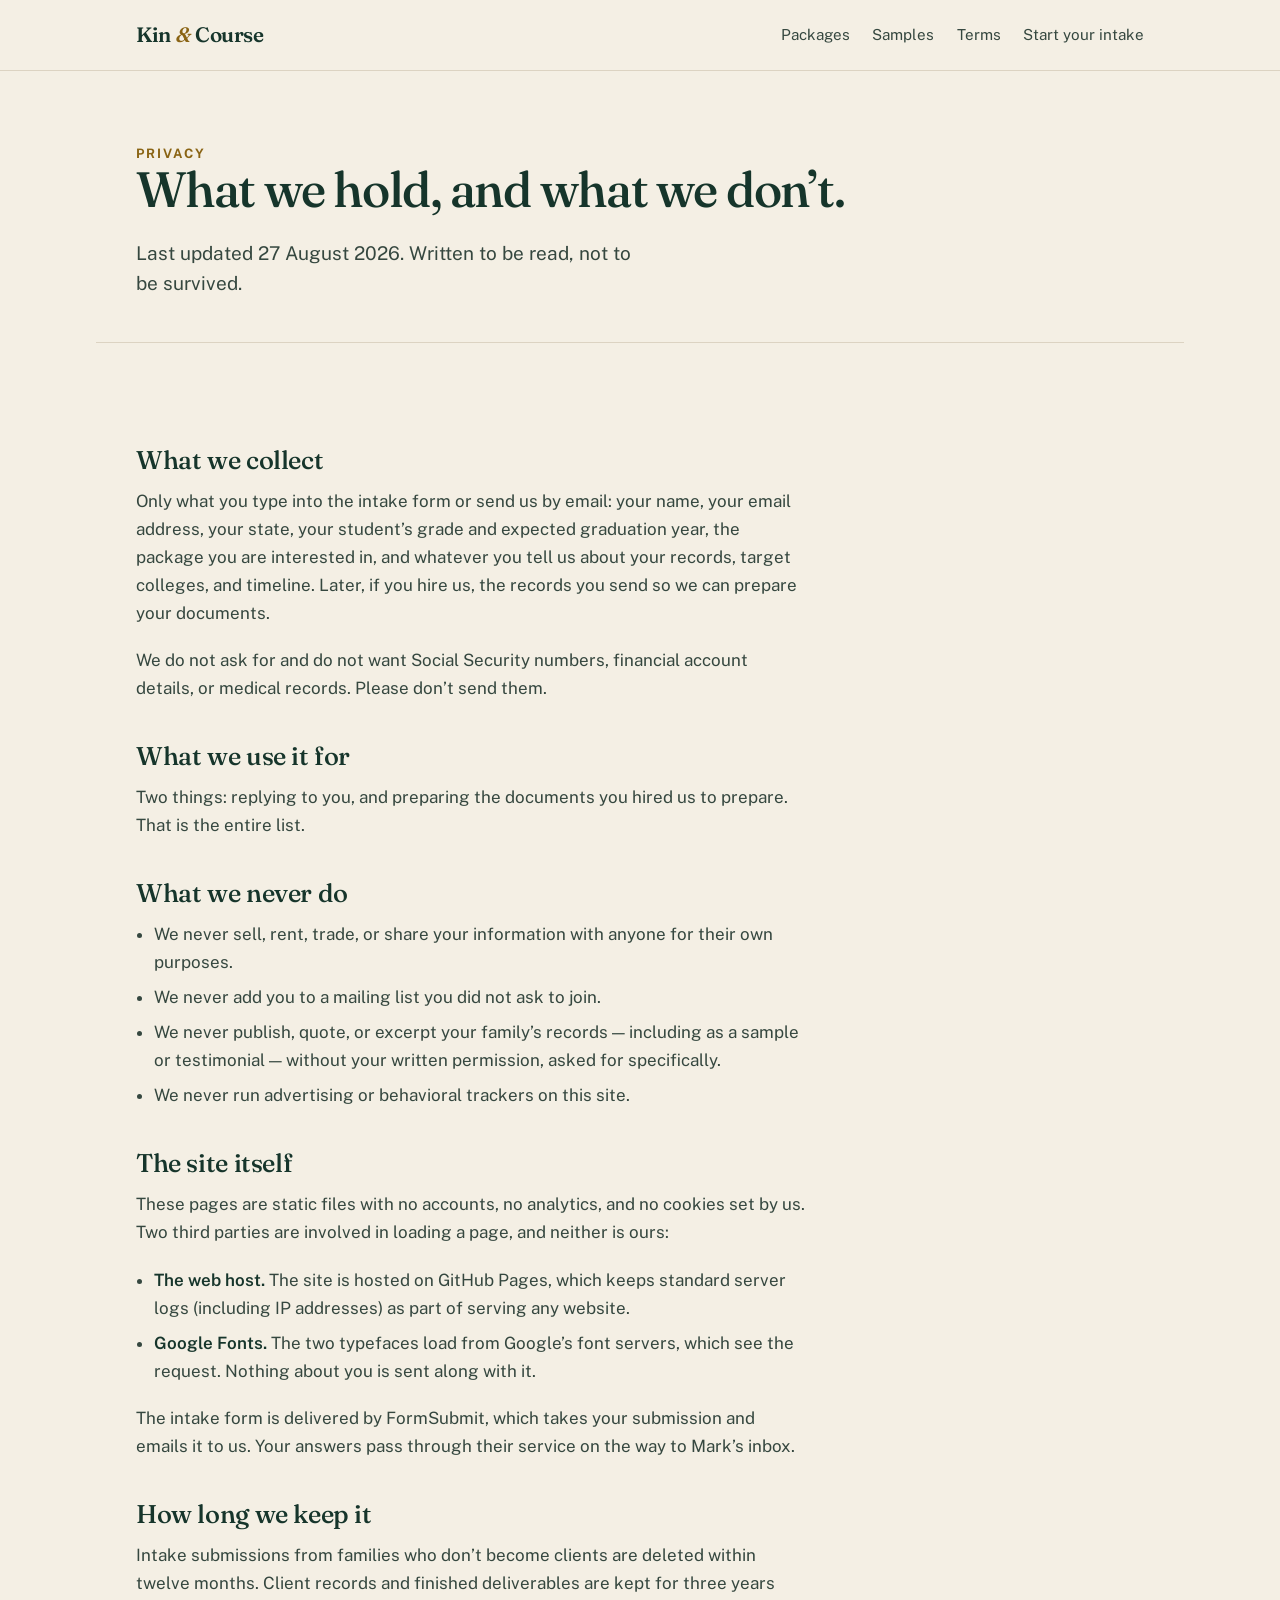
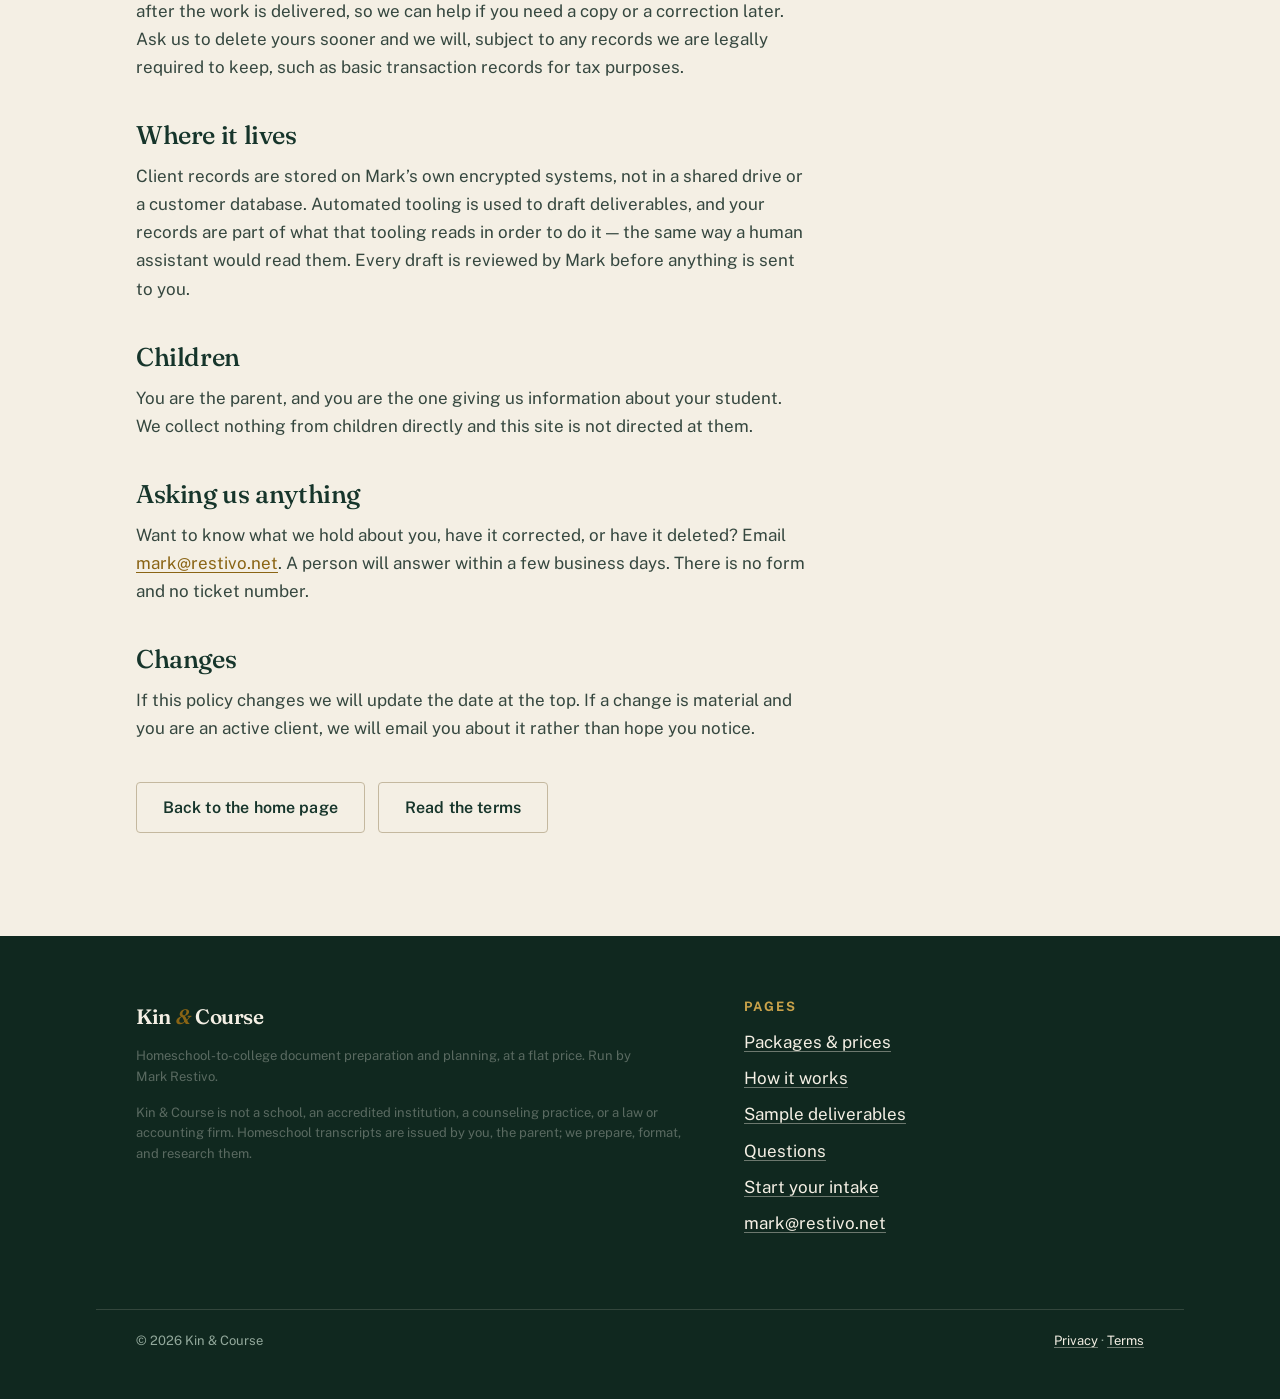
<file: privacy.html>
<!DOCTYPE html>
<html lang="en">
<head>
<meta charset="utf-8">
<meta name="viewport" content="width=device-width, initial-scale=1">
<title>Privacy — Kin &amp; Course</title>
<meta name="description" content="What Kin &amp; Course collects, what it is used for, and what we never do with it. Plain English, no defined terms.">
<link rel="canonical" href="https://kinandcourse.com/privacy.html">
<meta name="theme-color" content="#10281f">
<link rel="icon" href="data:image/svg+xml,%3Csvg xmlns='http://www.w3.org/2000/svg' viewBox='0 0 32 32'%3E%3Crect width='32' height='32' rx='5' fill='%2310281f'/%3E%3Cg fill='%23c9a24a'%3E%3Crect x='8' y='9' width='16' height='2.5'/%3E%3Crect x='8' y='15' width='16' height='2'/%3E%3Crect x='8' y='20' width='10' height='2'/%3E%3C/g%3E%3C/svg%3E">
<link rel="preconnect" href="https://fonts.googleapis.com">
<link rel="preconnect" href="https://fonts.gstatic.com" crossorigin>
<link href="https://fonts.googleapis.com/css2?family=Fraunces:opsz,wght@9..144,400..700&family=Public+Sans:wght@400;500;600;700&display=swap" rel="stylesheet">
<link rel="stylesheet" href="styles.css">
</head>
<body>

<a class="skip-link" href="#main">Skip to content</a>

<header class="masthead">
  <div class="shell masthead__inner">
    <a class="wordmark" href="index.html">Kin <span class="amp">&amp;</span> Course</a>
    <nav aria-label="Primary">
      <a href="index.html#packages">Packages</a>
      <a href="samples.html">Samples</a>
      <a href="terms.html">Terms</a>
      <a href="intake.html">Start your intake</a>
    </nav>
  </div>
</header>

<main id="main">

  <div class="shell page-head">
    <p class="eyebrow">Privacy</p>
    <h1>What we hold, and what we don&#8217;t.</h1>
    <p class="lede">Last updated 27 August 2026. Written to be read, not to be survived.</p>
  </div>

  <div class="shell">
    <div class="doc">

      <h2>What we collect</h2>
      <p>Only what you type into the intake form or send us by email: your name, your email address, your state, your student&#8217;s grade and expected graduation year, the package you are interested in, and whatever you tell us about your records, target colleges, and timeline. Later, if you hire us, the records you send so we can prepare your documents.</p>
      <p>We do not ask for and do not want Social Security numbers, financial account details, or medical records. Please don&#8217;t send them.</p>

      <h2>What we use it for</h2>
      <p>Two things: replying to you, and preparing the documents you hired us to prepare. That is the entire list.</p>

      <h2>What we never do</h2>
      <ul>
        <li>We never sell, rent, trade, or share your information with anyone for their own purposes.</li>
        <li>We never add you to a mailing list you did not ask to join.</li>
        <li>We never publish, quote, or excerpt your family&#8217;s records &mdash; including as a sample or testimonial &mdash; without your written permission, asked for specifically.</li>
        <li>We never run advertising or behavioral trackers on this site.</li>
      </ul>

      <h2>The site itself</h2>
      <p>These pages are static files with no accounts, no analytics, and no cookies set by us. Two third parties are involved in loading a page, and neither is ours:</p>
      <ul>
        <li><strong>The web host.</strong> The site is hosted on GitHub Pages, which keeps standard server logs (including IP addresses) as part of serving any website.</li>
        <li><strong>Google Fonts.</strong> The two typefaces load from Google&#8217;s font servers, which see the request. Nothing about you is sent along with it.</li>
      </ul>
      <p>The intake form is delivered by FormSubmit, which takes your submission and emails it to us. Your answers pass through their service on the way to Mark&#8217;s inbox.</p>

      <h2>How long we keep it</h2>
      <p>Intake submissions from families who don&#8217;t become clients are deleted within twelve months. Client records and finished deliverables are kept for three years after the work is delivered, so we can help if you need a copy or a correction later. Ask us to delete yours sooner and we will, subject to any records we are legally required to keep, such as basic transaction records for tax purposes.</p>

      <h2>Where it lives</h2>
      <p>Client records are stored on Mark&#8217;s own encrypted systems, not in a shared drive or a customer database. Automated tooling is used to draft deliverables, and your records are part of what that tooling reads in order to do it &mdash; the same way a human assistant would read them. Every draft is reviewed by Mark before anything is sent to you.</p>

      <h2>Children</h2>
      <p>You are the parent, and you are the one giving us information about your student. We collect nothing from children directly and this site is not directed at them.</p>

      <h2>Asking us anything</h2>
      <p>Want to know what we hold about you, have it corrected, or have it deleted? Email <a href="mailto:mark@restivo.net">mark@restivo.net</a>. A person will answer within a few business days. There is no form and no ticket number.</p>

      <h2>Changes</h2>
      <p>If this policy changes we will update the date at the top. If a change is material and you are an active client, we will email you about it rather than hope you notice.</p>

      <div class="stack-cta u-gap-top">
        <a class="btn btn--ghost" href="index.html">Back to the home page</a>
        <a class="btn btn--ghost" href="terms.html">Read the terms</a>
      </div>

    </div>
  </div>

</main>

<footer class="footer">
  <div class="shell footer__inner">
    <div>
      <a class="wordmark" href="index.html">Kin <span class="amp">&amp;</span> Course</a>
      <p class="fineprint">Homeschool-to-college document preparation and planning, at a flat price. Run by Mark Restivo.</p>
      <p class="fineprint">Kin &amp; Course is not a school, an accredited institution, a counseling practice, or a law or accounting firm. Homeschool transcripts are issued by you, the parent; we prepare, format, and research them.</p>
    </div>
    <div>
      <h2>Pages</h2>
      <ul>
        <li><a href="index.html#packages">Packages &amp; prices</a></li>
        <li><a href="index.html#how">How it works</a></li>
        <li><a href="samples.html">Sample deliverables</a></li>
        <li><a href="index.html#faq">Questions</a></li>
        <li><a href="intake.html">Start your intake</a></li>
        <li><a href="mailto:mark@restivo.net">mark@restivo.net</a></li>
      </ul>
    </div>
  </div>
  <div class="shell footer__legal">
    <p>&#169; 2026 Kin &amp; Course</p>
    <p><a href="privacy.html">Privacy</a> &#183; <a href="terms.html">Terms</a></p>
  </div>
</footer>

</body>
</html>
</file>
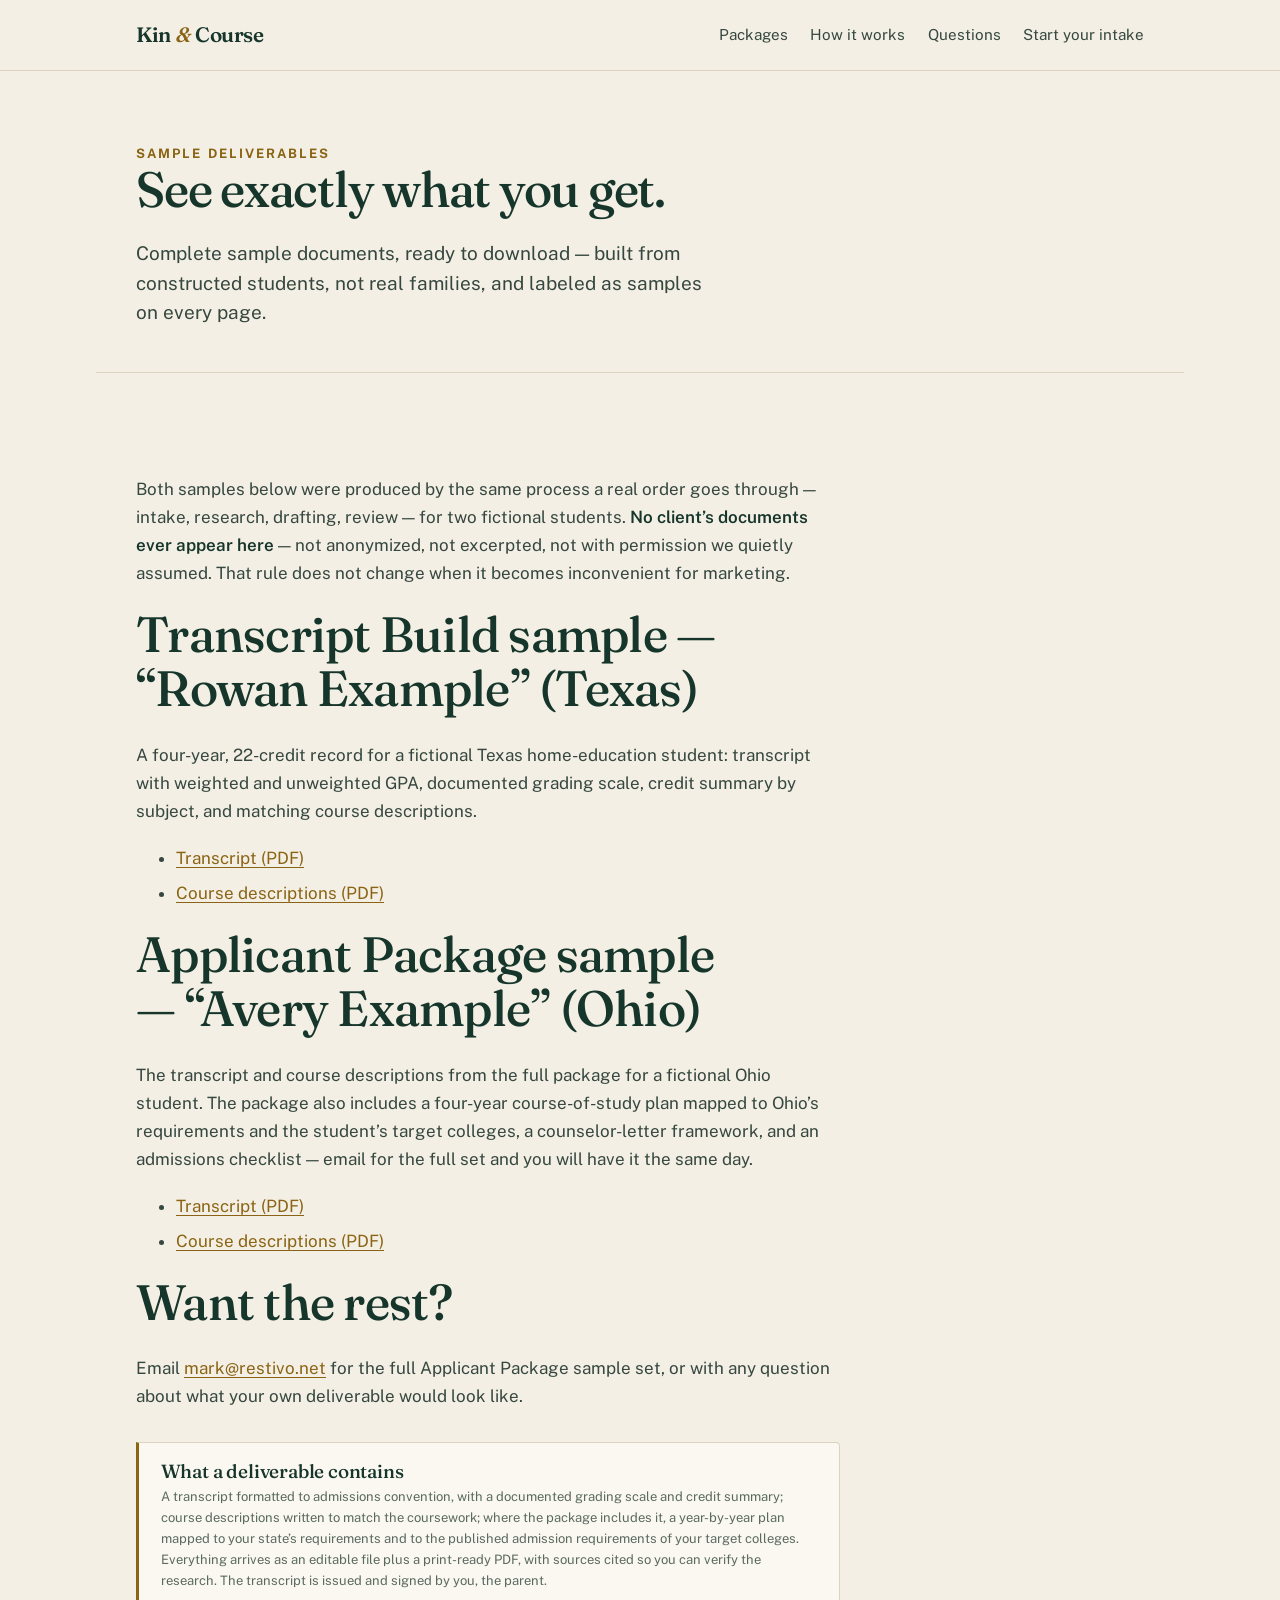
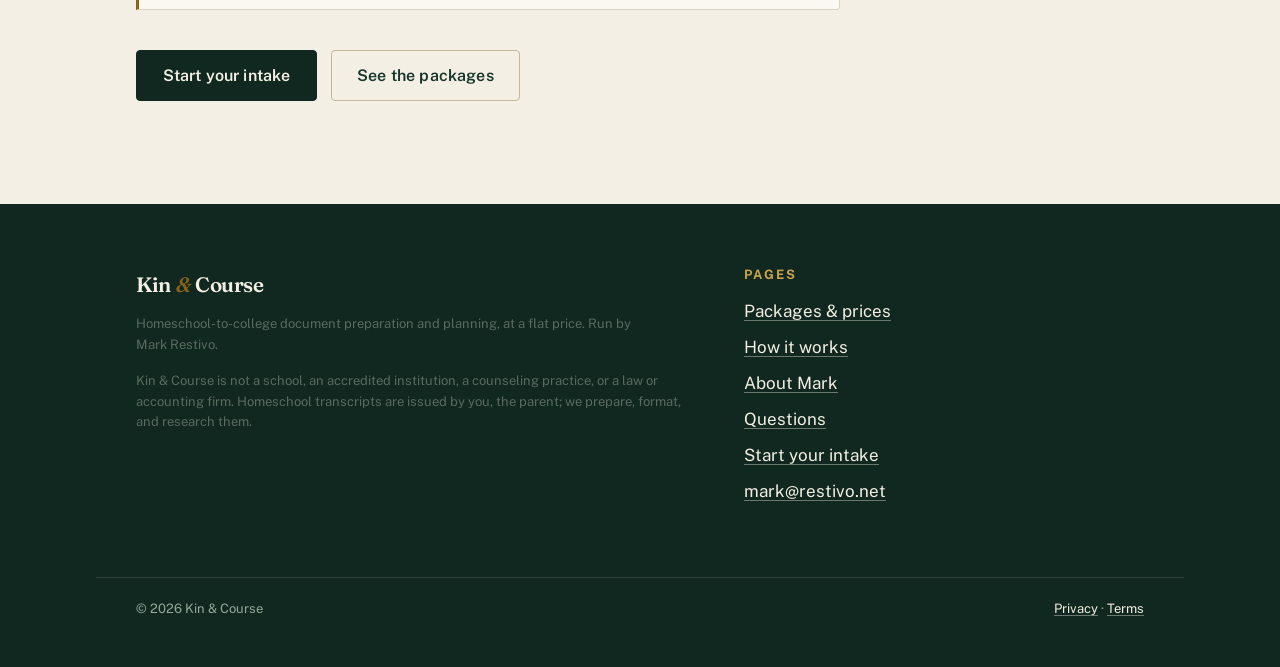
<file: samples.html>
<!DOCTYPE html>
<html lang="en">
<head>
<meta charset="utf-8">
<meta name="viewport" content="width=device-width, initial-scale=1">
<title>Sample deliverables — Kin &amp; Course</title>
<meta name="description" content="Download real sample deliverables — a complete homeschool transcript and course descriptions, built from a constructed student and labeled as such on every page.">
<link rel="canonical" href="https://kinandcourse.com/samples.html">
<meta name="theme-color" content="#10281f">
<link rel="icon" href="data:image/svg+xml,%3Csvg xmlns='http://www.w3.org/2000/svg' viewBox='0 0 32 32'%3E%3Crect width='32' height='32' rx='5' fill='%2310281f'/%3E%3Cg fill='%23c9a24a'%3E%3Crect x='8' y='9' width='16' height='2.5'/%3E%3Crect x='8' y='15' width='16' height='2'/%3E%3Crect x='8' y='20' width='10' height='2'/%3E%3C/g%3E%3C/svg%3E">
<link rel="preconnect" href="https://fonts.googleapis.com">
<link rel="preconnect" href="https://fonts.gstatic.com" crossorigin>
<link href="https://fonts.googleapis.com/css2?family=Fraunces:opsz,wght@9..144,400..700&family=Public+Sans:wght@400;500;600;700&display=swap" rel="stylesheet">
<link rel="stylesheet" href="styles.css">
</head>
<body>

<a class="skip-link" href="#main">Skip to content</a>

<header class="masthead">
  <div class="shell masthead__inner">
    <a class="wordmark" href="index.html">Kin <span class="amp">&amp;</span> Course</a>
    <nav aria-label="Primary">
      <a href="index.html#packages">Packages</a>
      <a href="index.html#how">How it works</a>
      <a href="index.html#faq">Questions</a>
      <a href="intake.html">Start your intake</a>
    </nav>
  </div>
</header>

<main id="main">

  <div class="shell page-head">
    <p class="eyebrow">Sample deliverables</p>
    <h1>See exactly what you get.</h1>
    <p class="lede">Complete sample documents, ready to download &mdash; built from constructed students, not real families, and labeled as samples on every page.</p>
  </div>

  <section class="band">
    <div class="shell">
      <div class="prose--wide">
        <p>Both samples below were produced by the same process a real order goes through &mdash; intake, research, drafting, review &mdash; for two fictional students. <strong>No client&#8217;s documents ever appear here</strong> &mdash; not anonymized, not excerpted, not with permission we quietly assumed. That rule does not change when it becomes inconvenient for marketing.</p>

        <h2>Transcript Build sample &mdash; &ldquo;Rowan Example&rdquo; (Texas)</h2>
        <p>A four-year, 22-credit record for a fictional Texas home-education student: transcript with weighted and unweighted GPA, documented grading scale, credit summary by subject, and matching course descriptions.</p>
        <ul>
          <li><a href="samples/rowan-transcript.pdf">Transcript (PDF)</a></li>
          <li><a href="samples/rowan-course-descriptions.pdf">Course descriptions (PDF)</a></li>
        </ul>

        <h2>Applicant Package sample &mdash; &ldquo;Avery Example&rdquo; (Ohio)</h2>
        <p>The transcript and course descriptions from the full package for a fictional Ohio student. The package also includes a four-year course-of-study plan mapped to Ohio&#8217;s requirements and the student&#8217;s target colleges, a counselor-letter framework, and an admissions checklist &mdash; email for the full set and you will have it the same day.</p>
        <ul>
          <li><a href="samples/avery-transcript.pdf">Transcript (PDF)</a></li>
          <li><a href="samples/avery-course-descriptions.pdf">Course descriptions (PDF)</a></li>
        </ul>

        <h2>Want the rest?</h2>
        <p>Email <a href="mailto:mark@restivo.net">mark@restivo.net</a> for the full Applicant Package sample set, or with any question about what your own deliverable would look like.</p>

        <div class="note">
          <h3>What a deliverable contains</h3>
          <p class="fineprint">A transcript formatted to admissions convention, with a documented grading scale and credit summary; course descriptions written to match the coursework; where the package includes it, a year-by-year plan mapped to your state&#8217;s requirements and to the published admission requirements of your target colleges. Everything arrives as an editable file plus a print-ready PDF, with sources cited so you can verify the research. The transcript is issued and signed by you, the parent.</p>
        </div>

        <div class="stack-cta u-gap-top">
          <a class="btn" href="intake.html">Start your intake</a>
          <a class="btn btn--ghost" href="index.html#packages">See the packages</a>
        </div>
      </div>
    </div>
  </section>

</main>

<footer class="footer">
  <div class="shell footer__inner">
    <div>
      <a class="wordmark" href="index.html">Kin <span class="amp">&amp;</span> Course</a>
      <p class="fineprint">Homeschool-to-college document preparation and planning, at a flat price. Run by Mark Restivo.</p>
      <p class="fineprint">Kin &amp; Course is not a school, an accredited institution, a counseling practice, or a law or accounting firm. Homeschool transcripts are issued by you, the parent; we prepare, format, and research them.</p>
    </div>
    <div>
      <h2>Pages</h2>
      <ul>
        <li><a href="index.html#packages">Packages &amp; prices</a></li>
        <li><a href="index.html#how">How it works</a></li>
        <li><a href="index.html#about">About Mark</a></li>
        <li><a href="index.html#faq">Questions</a></li>
        <li><a href="intake.html">Start your intake</a></li>
        <li><a href="mailto:mark@restivo.net">mark@restivo.net</a></li>
      </ul>
    </div>
  </div>
  <div class="shell footer__legal">
    <p>&#169; 2026 Kin &amp; Course</p>
    <p><a href="privacy.html">Privacy</a> &#183; <a href="terms.html">Terms</a></p>
  </div>
</footer>

</body>
</html>
</file>
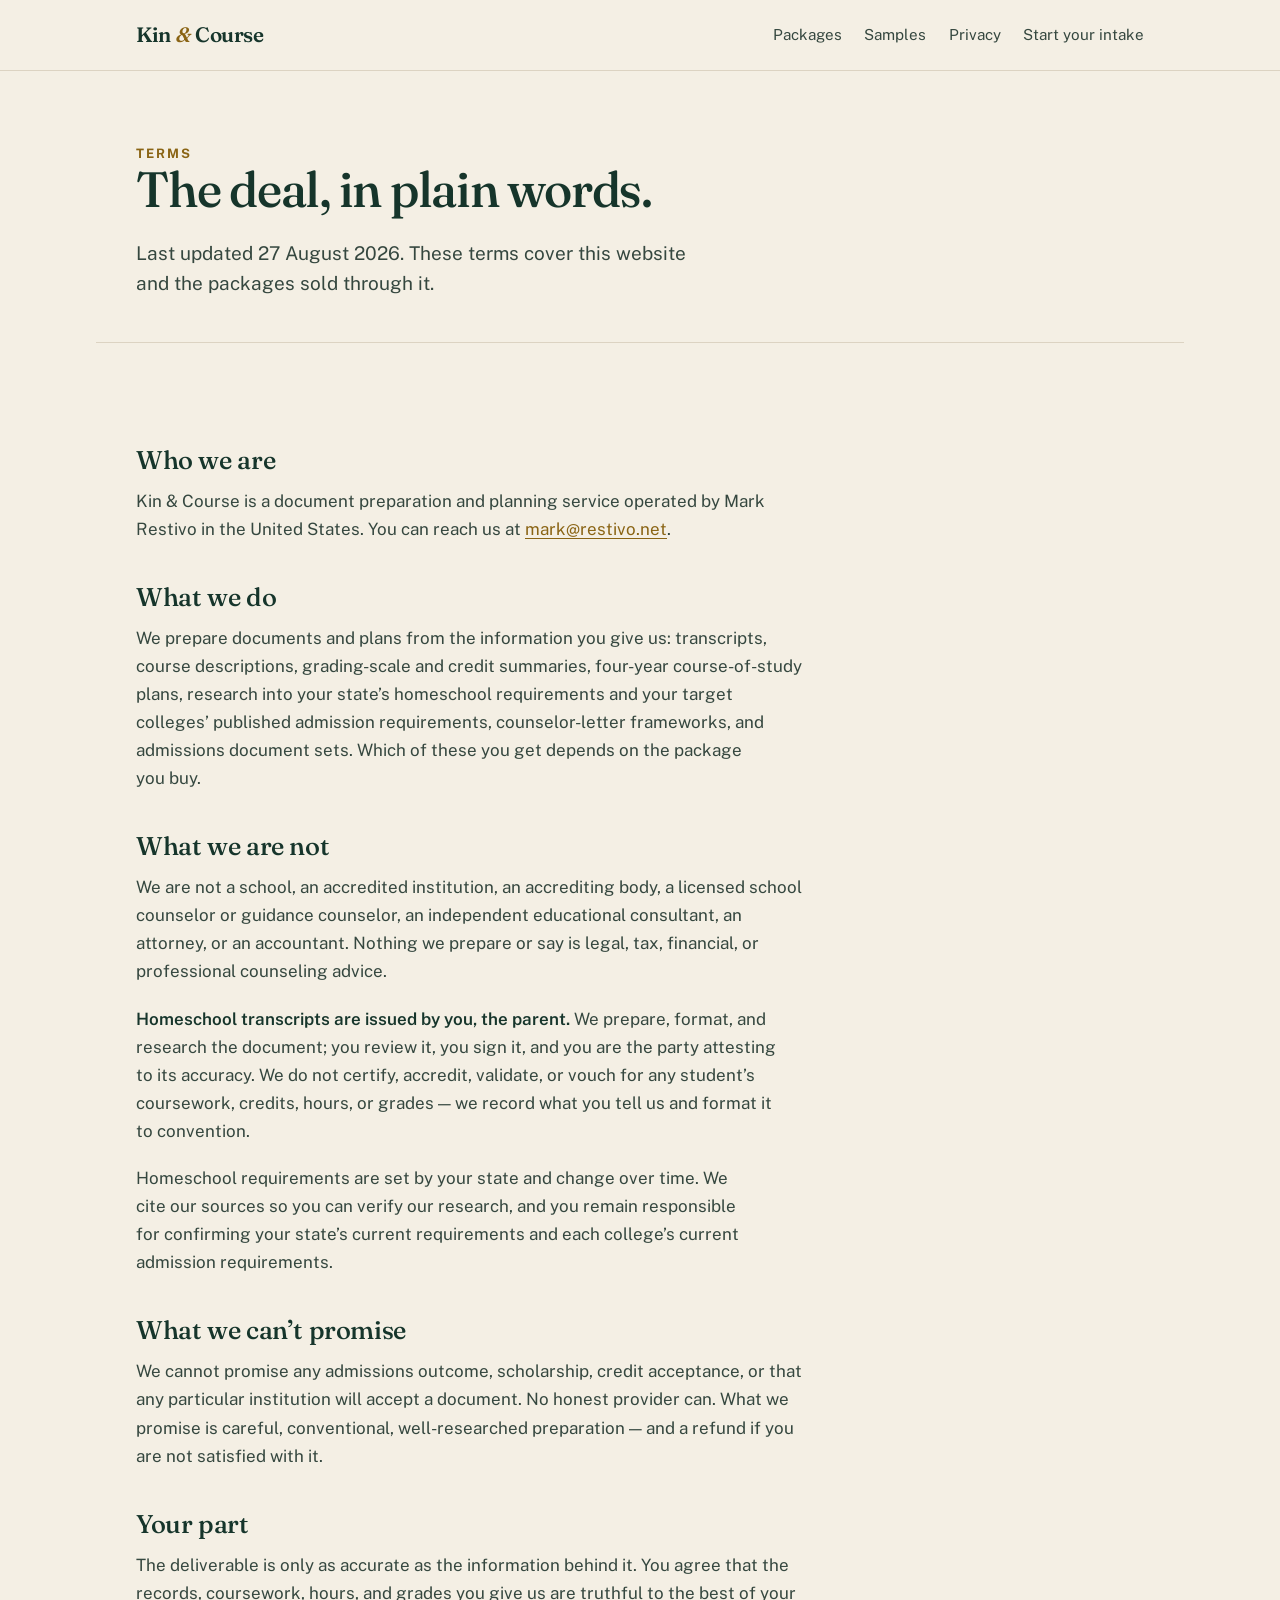
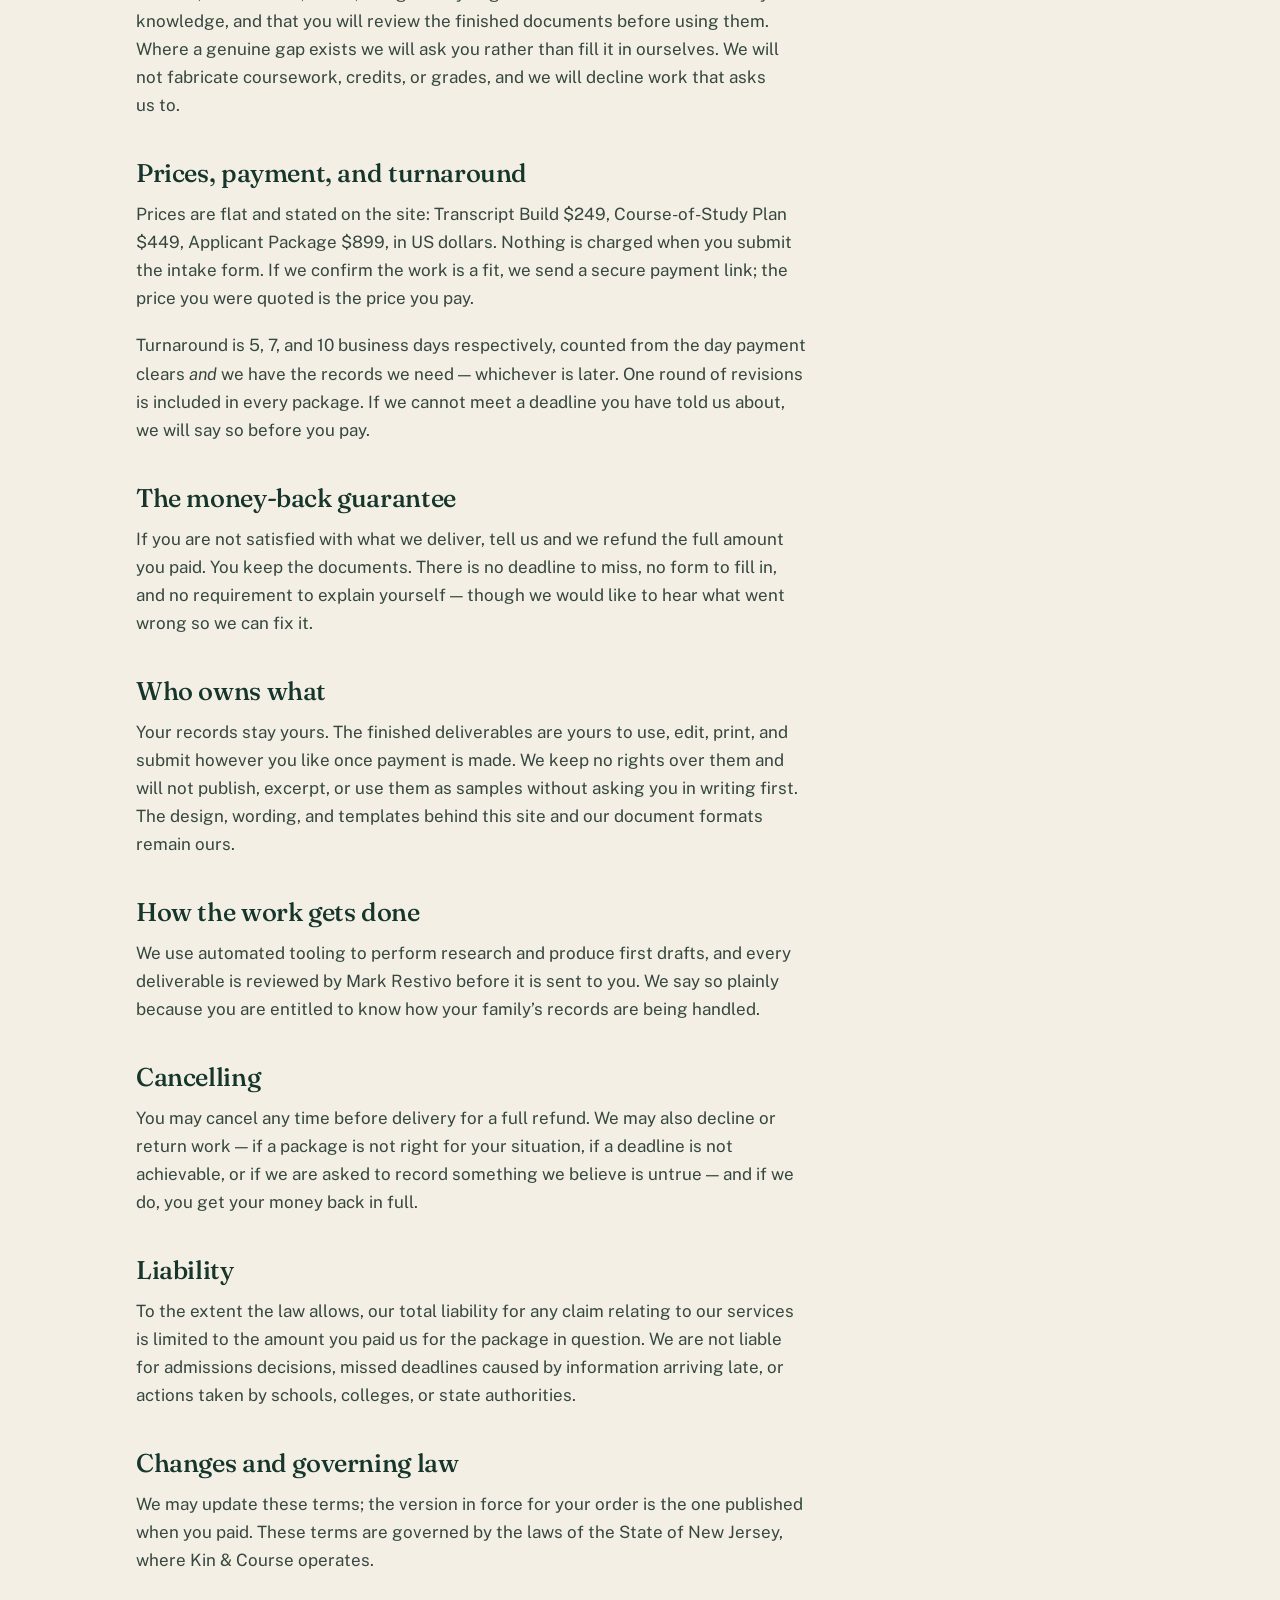
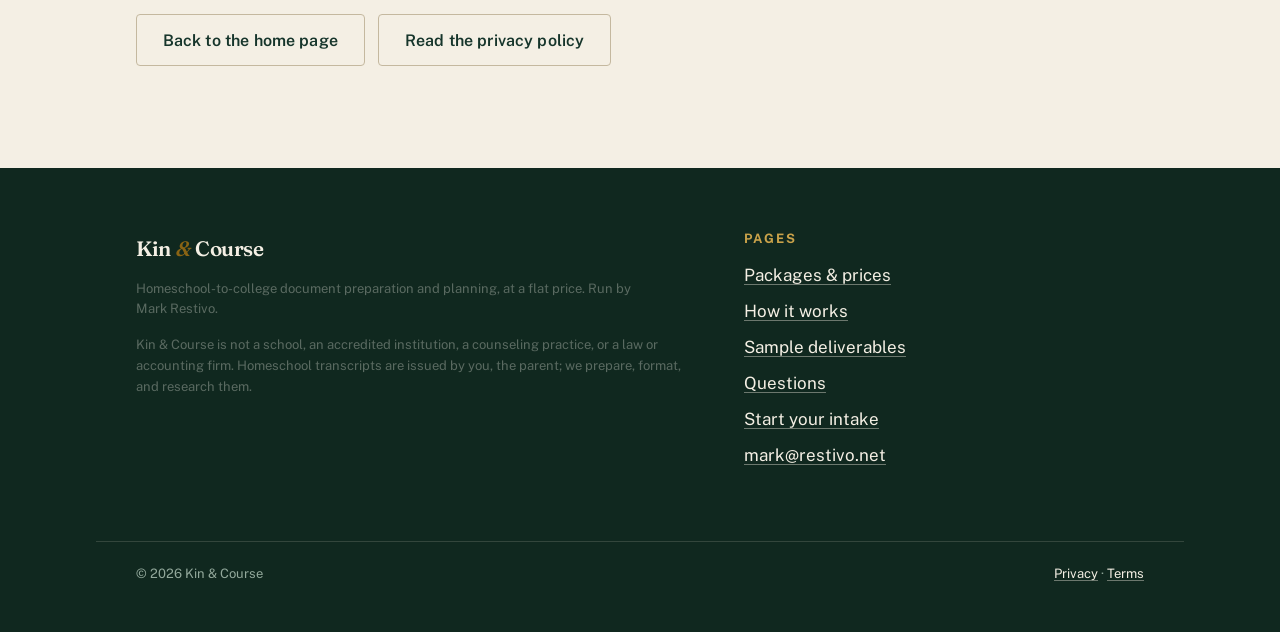
<file: terms.html>
<!DOCTYPE html>
<html lang="en">
<head>
<meta charset="utf-8">
<meta name="viewport" content="width=device-width, initial-scale=1">
<title>Terms — Kin &amp; Course</title>
<meta name="description" content="What Kin &amp; Course does, what it does not do, how payment and the money-back guarantee work, and who owns what.">
<link rel="canonical" href="https://kinandcourse.com/terms.html">
<meta name="theme-color" content="#10281f">
<link rel="icon" href="data:image/svg+xml,%3Csvg xmlns='http://www.w3.org/2000/svg' viewBox='0 0 32 32'%3E%3Crect width='32' height='32' rx='5' fill='%2310281f'/%3E%3Cg fill='%23c9a24a'%3E%3Crect x='8' y='9' width='16' height='2.5'/%3E%3Crect x='8' y='15' width='16' height='2'/%3E%3Crect x='8' y='20' width='10' height='2'/%3E%3C/g%3E%3C/svg%3E">
<link rel="preconnect" href="https://fonts.googleapis.com">
<link rel="preconnect" href="https://fonts.gstatic.com" crossorigin>
<link href="https://fonts.googleapis.com/css2?family=Fraunces:opsz,wght@9..144,400..700&family=Public+Sans:wght@400;500;600;700&display=swap" rel="stylesheet">
<link rel="stylesheet" href="styles.css">
</head>
<body>

<a class="skip-link" href="#main">Skip to content</a>

<header class="masthead">
  <div class="shell masthead__inner">
    <a class="wordmark" href="index.html">Kin <span class="amp">&amp;</span> Course</a>
    <nav aria-label="Primary">
      <a href="index.html#packages">Packages</a>
      <a href="samples.html">Samples</a>
      <a href="privacy.html">Privacy</a>
      <a href="intake.html">Start your intake</a>
    </nav>
  </div>
</header>

<main id="main">

  <div class="shell page-head">
    <p class="eyebrow">Terms</p>
    <h1>The deal, in plain words.</h1>
    <p class="lede">Last updated 27 August 2026. These terms cover this website and the packages sold through it.</p>
  </div>

  <div class="shell">
    <div class="doc">

      <h2>Who we are</h2>
      <p>Kin &amp; Course is a document preparation and planning service operated by Mark Restivo in the United States. You can reach us at <a href="mailto:mark@restivo.net">mark@restivo.net</a>.</p>

      <h2>What we do</h2>
      <p>We prepare documents and plans from the information you give us: transcripts, course descriptions, grading-scale and credit summaries, four-year course-of-study plans, research into your state&#8217;s homeschool requirements and your target colleges&#8217; published admission requirements, counselor-letter frameworks, and admissions document sets. Which of these you get depends on the package you buy.</p>

      <h2>What we are not</h2>
      <p>We are not a school, an accredited institution, an accrediting body, a licensed school counselor or guidance counselor, an independent educational consultant, an attorney, or an accountant. Nothing we prepare or say is legal, tax, financial, or professional counseling advice.</p>
      <p><strong>Homeschool transcripts are issued by you, the parent.</strong> We prepare, format, and research the document; you review it, you sign it, and you are the party attesting to its accuracy. We do not certify, accredit, validate, or vouch for any student&#8217;s coursework, credits, hours, or grades &mdash; we record what you tell us and format it to convention.</p>
      <p>Homeschool requirements are set by your state and change over time. We cite our sources so you can verify our research, and you remain responsible for confirming your state&#8217;s current requirements and each college&#8217;s current admission requirements.</p>

      <h2>What we can&#8217;t promise</h2>
      <p>We cannot promise any admissions outcome, scholarship, credit acceptance, or that any particular institution will accept a document. No honest provider can. What we promise is careful, conventional, well-researched preparation &mdash; and a refund if you are not satisfied with it.</p>

      <h2>Your part</h2>
      <p>The deliverable is only as accurate as the information behind it. You agree that the records, coursework, hours, and grades you give us are truthful to the best of your knowledge, and that you will review the finished documents before using them. Where a genuine gap exists we will ask you rather than fill it in ourselves. We will not fabricate coursework, credits, or grades, and we will decline work that asks us to.</p>

      <h2>Prices, payment, and turnaround</h2>
      <p>Prices are flat and stated on the site: Transcript Build $249, Course-of-Study Plan $449, Applicant Package $899, in US dollars. Nothing is charged when you submit the intake form. If we confirm the work is a fit, we send a secure payment link; the price you were quoted is the price you pay.</p>
      <p>Turnaround is 5, 7, and 10 business days respectively, counted from the day payment clears <em>and</em> we have the records we need &mdash; whichever is later. One round of revisions is included in every package. If we cannot meet a deadline you have told us about, we will say so before you pay.</p>

      <h2>The money-back guarantee</h2>
      <p>If you are not satisfied with what we deliver, tell us and we refund the full amount you paid. You keep the documents. There is no deadline to miss, no form to fill in, and no requirement to explain yourself &mdash; though we would like to hear what went wrong so we can fix it.</p>

      <h2>Who owns what</h2>
      <p>Your records stay yours. The finished deliverables are yours to use, edit, print, and submit however you like once payment is made. We keep no rights over them and will not publish, excerpt, or use them as samples without asking you in writing first. The design, wording, and templates behind this site and our document formats remain ours.</p>

      <h2>How the work gets done</h2>
      <p>We use automated tooling to perform research and produce first drafts, and every deliverable is reviewed by Mark Restivo before it is sent to you. We say so plainly because you are entitled to know how your family&#8217;s records are being handled.</p>

      <h2>Cancelling</h2>
      <p>You may cancel any time before delivery for a full refund. We may also decline or return work &mdash; if a package is not right for your situation, if a deadline is not achievable, or if we are asked to record something we believe is untrue &mdash; and if we do, you get your money back in full.</p>

      <h2>Liability</h2>
      <p>To the extent the law allows, our total liability for any claim relating to our services is limited to the amount you paid us for the package in question. We are not liable for admissions decisions, missed deadlines caused by information arriving late, or actions taken by schools, colleges, or state authorities.</p>

      <h2>Changes and governing law</h2>
      <p>We may update these terms; the version in force for your order is the one published when you paid. These terms are governed by the laws of the State of New Jersey, where Kin &amp; Course operates.</p>

      <div class="stack-cta u-gap-top">
        <a class="btn btn--ghost" href="index.html">Back to the home page</a>
        <a class="btn btn--ghost" href="privacy.html">Read the privacy policy</a>
      </div>

    </div>
  </div>

</main>

<footer class="footer">
  <div class="shell footer__inner">
    <div>
      <a class="wordmark" href="index.html">Kin <span class="amp">&amp;</span> Course</a>
      <p class="fineprint">Homeschool-to-college document preparation and planning, at a flat price. Run by Mark Restivo.</p>
      <p class="fineprint">Kin &amp; Course is not a school, an accredited institution, a counseling practice, or a law or accounting firm. Homeschool transcripts are issued by you, the parent; we prepare, format, and research them.</p>
    </div>
    <div>
      <h2>Pages</h2>
      <ul>
        <li><a href="index.html#packages">Packages &amp; prices</a></li>
        <li><a href="index.html#how">How it works</a></li>
        <li><a href="samples.html">Sample deliverables</a></li>
        <li><a href="index.html#faq">Questions</a></li>
        <li><a href="intake.html">Start your intake</a></li>
        <li><a href="mailto:mark@restivo.net">mark@restivo.net</a></li>
      </ul>
    </div>
  </div>
  <div class="shell footer__legal">
    <p>&#169; 2026 Kin &amp; Course</p>
    <p><a href="privacy.html">Privacy</a> &#183; <a href="terms.html">Terms</a></p>
  </div>
</footer>

</body>
</html>
</file>
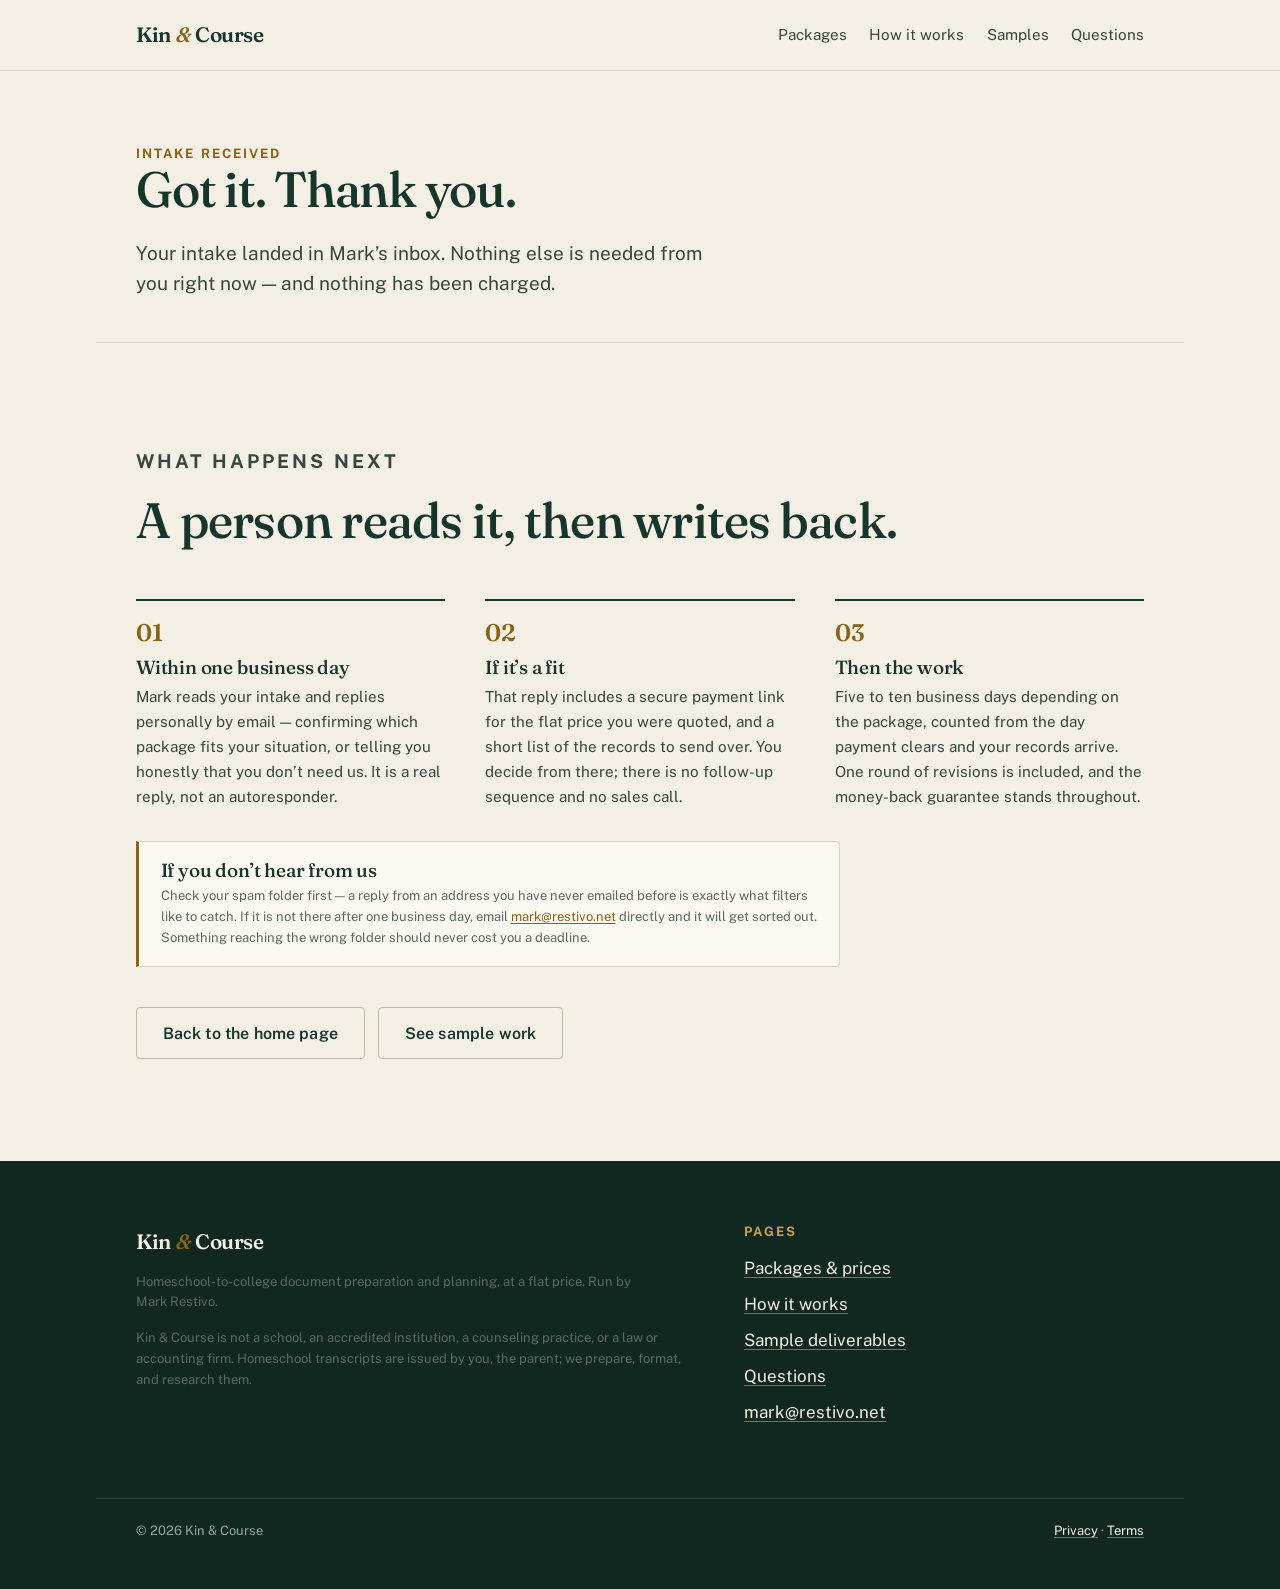
<file: thanks.html>
<!DOCTYPE html>
<html lang="en">
<head>
<meta charset="utf-8">
<meta name="viewport" content="width=device-width, initial-scale=1">
<title>Intake received — Kin &amp; Course</title>
<meta name="description" content="Your intake is in. Mark reads every one personally and replies within one business day.">
<link rel="canonical" href="https://kinandcourse.com/thanks.html">
<meta name="robots" content="noindex">
<meta name="theme-color" content="#10281f">
<link rel="icon" href="data:image/svg+xml,%3Csvg xmlns='http://www.w3.org/2000/svg' viewBox='0 0 32 32'%3E%3Crect width='32' height='32' rx='5' fill='%2310281f'/%3E%3Cg fill='%23c9a24a'%3E%3Crect x='8' y='9' width='16' height='2.5'/%3E%3Crect x='8' y='15' width='16' height='2'/%3E%3Crect x='8' y='20' width='10' height='2'/%3E%3C/g%3E%3C/svg%3E">
<link rel="preconnect" href="https://fonts.googleapis.com">
<link rel="preconnect" href="https://fonts.gstatic.com" crossorigin>
<link href="https://fonts.googleapis.com/css2?family=Fraunces:opsz,wght@9..144,400..700&family=Public+Sans:wght@400;500;600;700&display=swap" rel="stylesheet">
<link rel="stylesheet" href="styles.css">
</head>
<body>

<a class="skip-link" href="#main">Skip to content</a>

<header class="masthead">
  <div class="shell masthead__inner">
    <a class="wordmark" href="index.html">Kin <span class="amp">&amp;</span> Course</a>
    <nav aria-label="Primary">
      <a href="index.html#packages">Packages</a>
      <a href="index.html#how">How it works</a>
      <a href="samples.html">Samples</a>
      <a href="index.html#faq">Questions</a>
    </nav>
  </div>
</header>

<main id="main">

  <div class="shell page-head">
    <p class="eyebrow">Intake received</p>
    <h1>Got it. Thank you.</h1>
    <p class="lede">Your intake landed in Mark&#8217;s inbox. Nothing else is needed from you right now &mdash; and nothing has been charged.</p>
  </div>

  <section class="band">
    <div class="shell">
      <div class="section-head">
        <p class="eyebrow">What happens next</p>
        <h2>A person reads it, then writes back.</h2>
      </div>

      <ol class="steps">
        <li>
          <h3>Within one business day</h3>
          <p>Mark reads your intake and replies personally by email &mdash; confirming which package fits your situation, or telling you honestly that you don&#8217;t need us. It is a real reply, not an autoresponder.</p>
        </li>
        <li>
          <h3>If it&#8217;s a fit</h3>
          <p>That reply includes a secure payment link for the flat price you were quoted, and a short list of the records to send over. You decide from there; there is no follow-up sequence and no sales call.</p>
        </li>
        <li>
          <h3>Then the work</h3>
          <p>Five to ten business days depending on the package, counted from the day payment clears and your records arrive. One round of revisions is included, and the money-back guarantee stands throughout.</p>
        </li>
      </ol>

      <div class="note">
        <h3>If you don&#8217;t hear from us</h3>
        <p class="fineprint">Check your spam folder first &mdash; a reply from an address you have never emailed before is exactly what filters like to catch. If it is not there after one business day, email <a href="mailto:mark@restivo.net">mark@restivo.net</a> directly and it will get sorted out. Something reaching the wrong folder should never cost you a deadline.</p>
      </div>

      <div class="stack-cta u-gap-top">
        <a class="btn btn--ghost" href="index.html">Back to the home page</a>
        <a class="btn btn--ghost" href="samples.html">See sample work</a>
      </div>
    </div>
  </section>

</main>

<footer class="footer">
  <div class="shell footer__inner">
    <div>
      <a class="wordmark" href="index.html">Kin <span class="amp">&amp;</span> Course</a>
      <p class="fineprint">Homeschool-to-college document preparation and planning, at a flat price. Run by Mark Restivo.</p>
      <p class="fineprint">Kin &amp; Course is not a school, an accredited institution, a counseling practice, or a law or accounting firm. Homeschool transcripts are issued by you, the parent; we prepare, format, and research them.</p>
    </div>
    <div>
      <h2>Pages</h2>
      <ul>
        <li><a href="index.html#packages">Packages &amp; prices</a></li>
        <li><a href="index.html#how">How it works</a></li>
        <li><a href="samples.html">Sample deliverables</a></li>
        <li><a href="index.html#faq">Questions</a></li>
        <li><a href="mailto:mark@restivo.net">mark@restivo.net</a></li>
      </ul>
    </div>
  </div>
  <div class="shell footer__legal">
    <p>&#169; 2026 Kin &amp; Course</p>
    <p><a href="privacy.html">Privacy</a> &#183; <a href="terms.html">Terms</a></p>
  </div>
</footer>

</body>
</html>
</file>
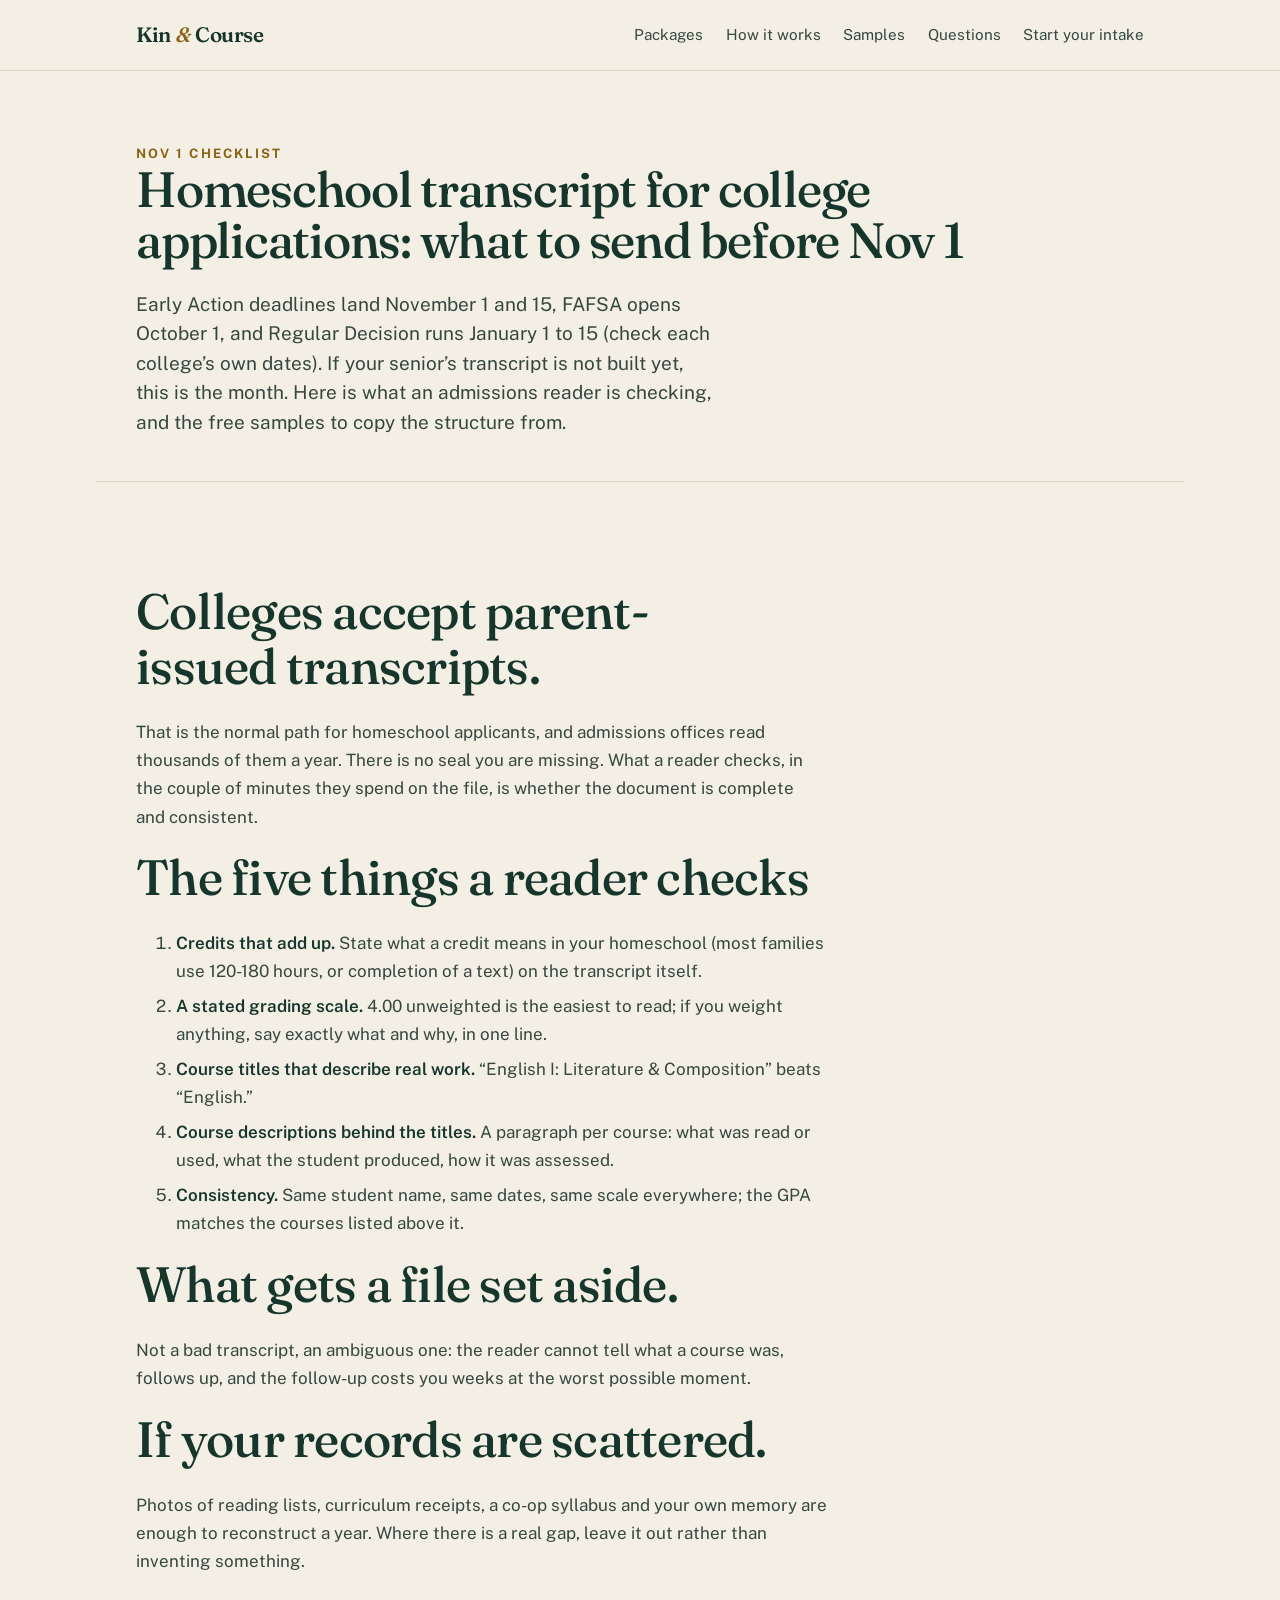
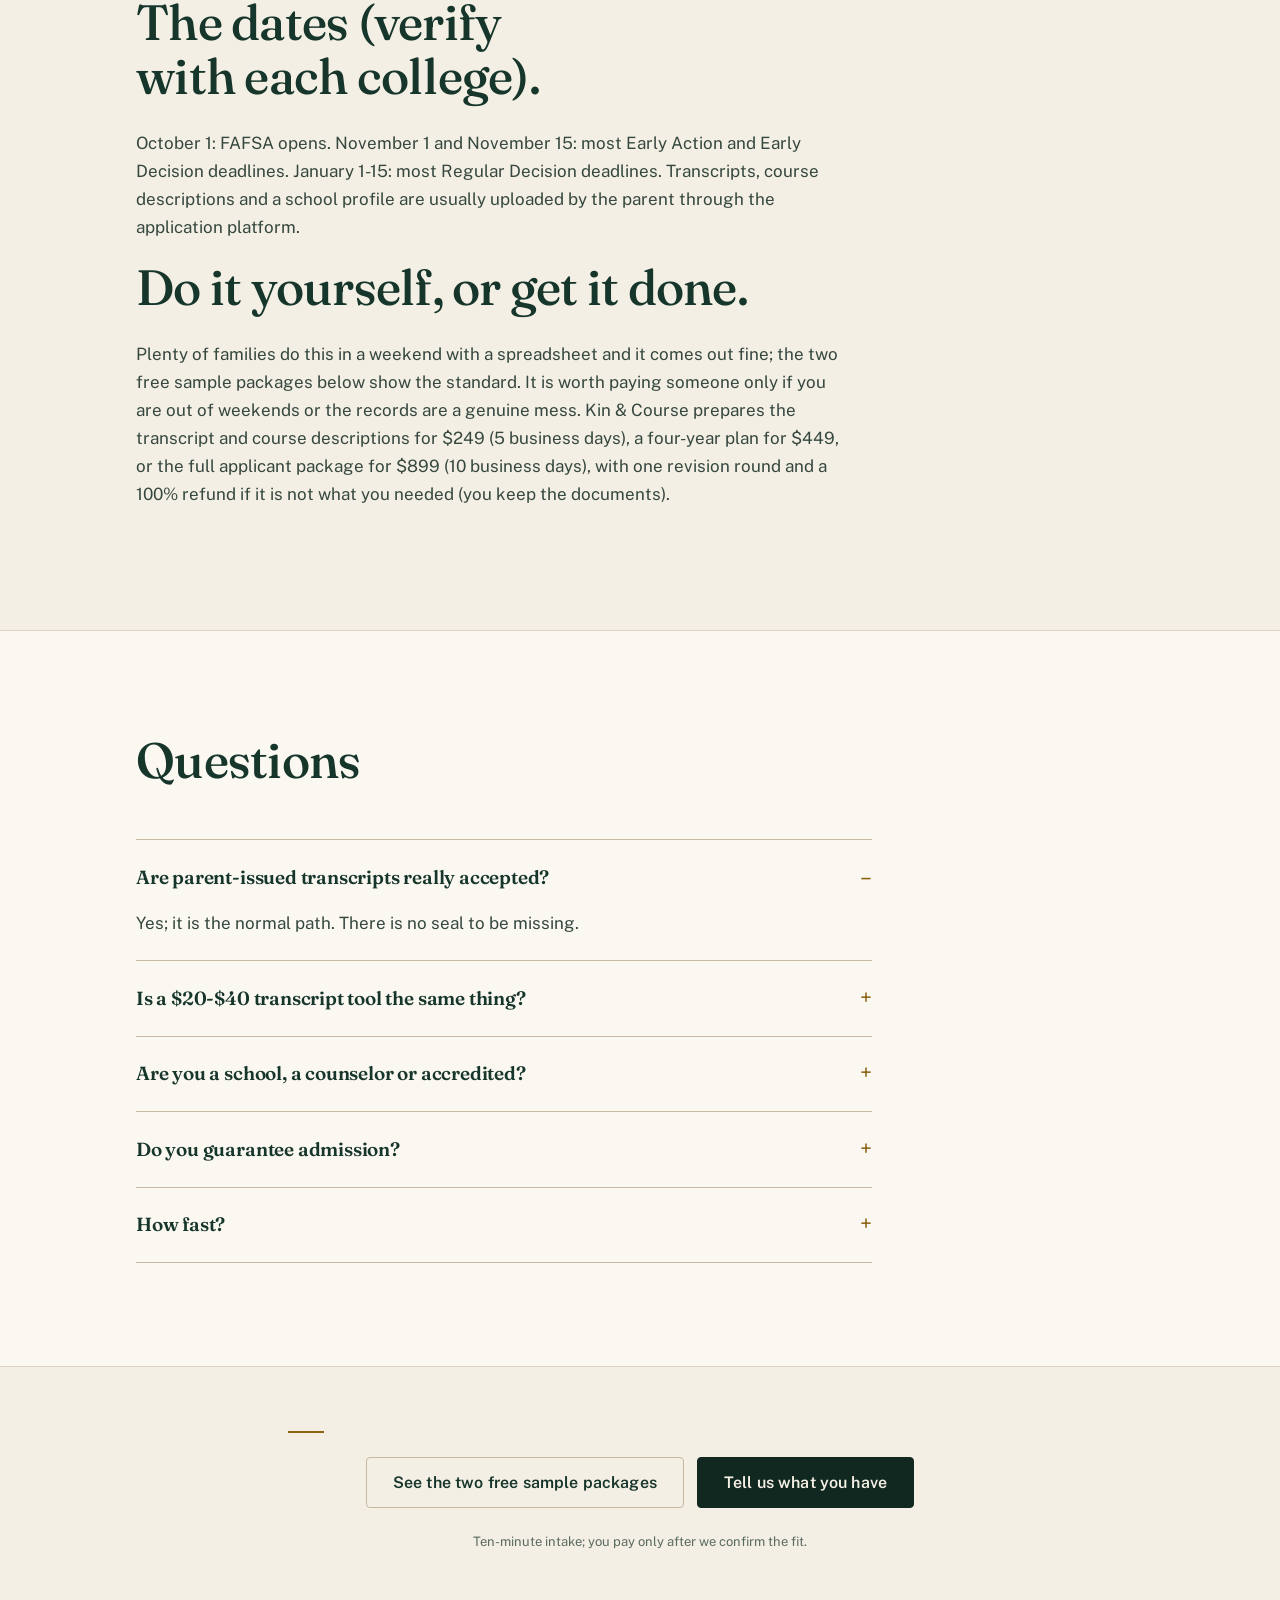
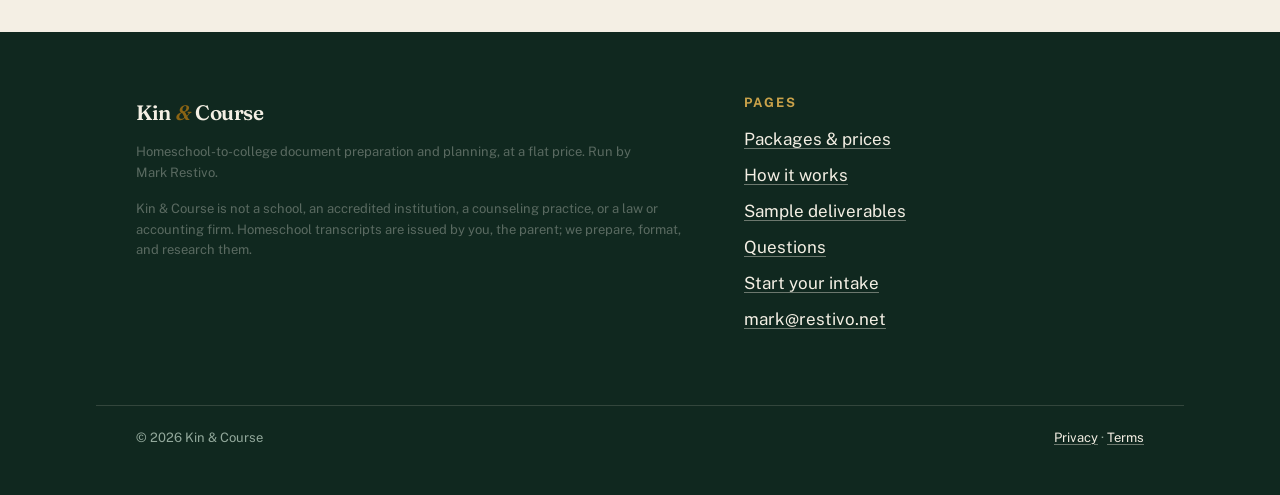
<file: transcript-before-nov-1.html>
<!DOCTYPE html>
<html lang="en">
<head>
<meta charset="utf-8">
<meta name="viewport" content="width=device-width, initial-scale=1">
<title>Homeschool Transcript for College Applications: Nov 1 Checklist</title>
<meta name="description" content="What a homeschool transcript needs before Early Action on Nov 1: credits, grading scale, course titles, descriptions, consistency. Free samples, flat-price help.">
<link rel="canonical" href="https://kinandcourse.com/transcript-before-nov-1.html">
<meta property="og:type" content="article">
<meta property="og:url" content="https://kinandcourse.com/transcript-before-nov-1.html">
<meta property="og:title" content="Homeschool transcript for college applications: what to send before Nov 1">
<meta property="og:description" content="What a homeschool transcript needs before Early Action on Nov 1: credits, grading scale, course titles, descriptions, consistency. Free samples, flat-price help.">
<meta name="theme-color" content="#10281f">
<link rel="icon" href="data:image/svg+xml,%3Csvg xmlns='http://www.w3.org/2000/svg' viewBox='0 0 32 32'%3E%3Crect width='32' height='32' rx='5' fill='%2310281f'/%3E%3Cg fill='%23c9a24a'%3E%3Crect x='8' y='9' width='16' height='2.5'/%3E%3Crect x='8' y='15' width='16' height='2'/%3E%3Crect x='8' y='20' width='10' height='2'/%3E%3C/g%3E%3C/svg%3E">
<link rel="preconnect" href="https://fonts.googleapis.com">
<link rel="preconnect" href="https://fonts.gstatic.com" crossorigin>
<link href="https://fonts.googleapis.com/css2?family=Fraunces:opsz,wght@9..144,400..700&family=Public+Sans:wght@400;500;600;700&display=swap" rel="stylesheet">
<link rel="stylesheet" href="styles.css">
<script type="application/ld+json">
{
  "@context": "https://schema.org",
  "@type": "Article",
  "headline": "Homeschool transcript for college applications: what to send before Nov 1",
  "description": "What a homeschool transcript needs before Early Action on Nov 1: credits, grading scale, course titles, descriptions, consistency. Free samples, flat-price help.",
  "datePublished": "2026-09-11",
  "mainEntityOfPage": "https://kinandcourse.com/transcript-before-nov-1.html",
  "author": {
    "@type": "Person",
    "name": "Mark Restivo"
  },
  "publisher": {
    "@type": "Organization",
    "name": "Kin & Course"
  }
}
</script>
<script type="application/ld+json">
{
  "@context": "https://schema.org",
  "@type": "FAQPage",
  "mainEntity": [
    {
      "@type": "Question",
      "name": "Are parent-issued transcripts really accepted?",
      "acceptedAnswer": {
        "@type": "Answer",
        "text": "Yes; it is the normal path. There is no seal to be missing."
      }
    },
    {
      "@type": "Question",
      "name": "Is a $20-$40 transcript tool the same thing?",
      "acceptedAnswer": {
        "@type": "Answer",
        "text": "For clean records, a transcript-maker tool ($20-$40 a year) produces a fine transcript, and you should use one if that is all you need. What those tools do not do is write the course descriptions, set a defensible grading scale and credit definition, build the four-year plan or the counselor-letter framework, or have a person read every line before it goes to a college. That is what $249 buys; the expert-review services that do read your file charge around $500."
      }
    },
    {
      "@type": "Question",
      "name": "Are you a school, a counselor or accredited?",
      "acceptedAnswer": {
        "@type": "Answer",
        "text": "No. Kin & Course prepares documents. Your transcript is parent-issued."
      }
    },
    {
      "@type": "Question",
      "name": "Do you guarantee admission?",
      "acceptedAnswer": {
        "@type": "Answer",
        "text": "No one can, and we do not."
      }
    },
    {
      "@type": "Question",
      "name": "How fast?",
      "acceptedAnswer": {
        "@type": "Answer",
        "text": "Transcript Build in 5 business days from payment and records; Applicant Package in 10."
      }
    }
  ]
}
</script>
</head>
<body>

<a class="skip-link" href="#main">Skip to content</a>

<header class="masthead">
  <div class="shell masthead__inner">
    <a class="wordmark" href="index.html">Kin <span class="amp">&amp;</span> Course</a>
    <nav aria-label="Primary">
      <a href="index.html#packages">Packages</a>
      <a href="index.html#how">How it works</a>
      <a href="samples.html">Samples</a>
      <a href="index.html#faq">Questions</a>
      <a href="intake.html">Start your intake</a>
    </nav>
  </div>
</header>

<main id="main">

  <div class="shell page-head">
    <p class="eyebrow">Nov 1 checklist</p>
    <h1>Homeschool transcript for college applications: what to send before Nov 1</h1>
    <p class="lede">Early Action deadlines land November 1 and 15, FAFSA opens October 1, and Regular Decision runs January 1 to 15 (check each college&#8217;s own dates). If your senior&#8217;s transcript is not built yet, this is the month. Here is what an admissions reader is checking, and the free samples to copy the structure from.</p>
  </div>

  <section class="band">
    <div class="shell">
      <article class="prose--wide">

        <h2>Colleges accept parent-issued transcripts.</h2>
        <p>That is the normal path for homeschool applicants, and admissions offices read thousands of them a year. There is no seal you are missing. What a reader checks, in the couple of minutes they spend on the file, is whether the document is complete and consistent.</p>

        <h2>The five things a reader checks</h2>
        <ol>
          <li><strong>Credits that add up.</strong> State what a credit means in your homeschool (most families use 120-180 hours, or completion of a text) on the transcript itself.</li>
          <li><strong>A stated grading scale.</strong> 4.00 unweighted is the easiest to read; if you weight anything, say exactly what and why, in one line.</li>
          <li><strong>Course titles that describe real work.</strong> &#8220;English I: Literature &amp; Composition&#8221; beats &#8220;English.&#8221;</li>
          <li><strong>Course descriptions behind the titles.</strong> A paragraph per course: what was read or used, what the student produced, how it was assessed.</li>
          <li><strong>Consistency.</strong> Same student name, same dates, same scale everywhere; the GPA matches the courses listed above it.</li>
        </ol>

        <h2>What gets a file set aside.</h2>
        <p>Not a bad transcript, an ambiguous one: the reader cannot tell what a course was, follows up, and the follow-up costs you weeks at the worst possible moment.</p>

        <h2>If your records are scattered.</h2>
        <p>Photos of reading lists, curriculum receipts, a co-op syllabus and your own memory are enough to reconstruct a year. Where there is a real gap, leave it out rather than inventing something.</p>

        <h2>The dates (verify with each college).</h2>
        <p>October 1: FAFSA opens. November 1 and November 15: most Early Action and Early Decision deadlines. January 1-15: most Regular Decision deadlines. Transcripts, course descriptions and a school profile are usually uploaded by the parent through the application platform.</p>

        <h2>Do it yourself, or get it done.</h2>
        <p>Plenty of families do this in a weekend with a spreadsheet and it comes out fine; the two free sample packages below show the standard. It is worth paying someone only if you are out of weekends or the records are a genuine mess. Kin &amp; Course prepares the transcript and course descriptions for $249 (5 business days), a four-year plan for $449, or the full applicant package for $899 (10 business days), with one revision round and a 100% refund if it is not what you needed (you keep the documents).</p>

      </article>
    </div>
  </section>

  <section class="band band--tint" id="faq">
    <div class="shell">
      <div class="section-head">
        <h2>Questions</h2>
      </div>

      <div class="faq">

        <details open>
          <summary>Are parent-issued transcripts really accepted?</summary>
          <div class="faq__body">
            <p>Yes; it is the normal path. There is no seal to be missing.</p>
          </div>
        </details>

        <details>
          <summary>Is a $20-$40 transcript tool the same thing?</summary>
          <div class="faq__body">
            <p>For clean records, a transcript-maker tool ($20-$40 a year) produces a fine transcript, and you should use one if that is all you need. What those tools do not do is write the course descriptions, set a defensible grading scale and credit definition, build the four-year plan or the counselor-letter framework, or have a person read every line before it goes to a college. That is what $249 buys; the expert-review services that do read your file charge around $500.</p>
          </div>
        </details>

        <details>
          <summary>Are you a school, a counselor or accredited?</summary>
          <div class="faq__body">
            <p>No. Kin &amp; Course prepares documents. Your transcript is parent-issued.</p>
          </div>
        </details>

        <details>
          <summary>Do you guarantee admission?</summary>
          <div class="faq__body">
            <p>No one can, and we do not.</p>
          </div>
        </details>

        <details>
          <summary>How fast?</summary>
          <div class="faq__body">
            <p>Transcript Build in 5 business days from payment and records; Applicant Package in 10.</p>
          </div>
        </details>

      </div>
    </div>
  </section>

  <section class="band band--tight">
    <div class="shell">
      <div class="prose--wide centered mark">
        <div class="btn-row">
          <a class="btn btn--ghost" href="samples.html">See the two free sample packages</a>
          <a class="btn" href="intake.html">Tell us what you have</a>
        </div>
        <p class="fineprint">Ten-minute intake; you pay only after we confirm the fit.</p>
      </div>
    </div>
  </section>

</main>

<footer class="footer">
  <div class="shell footer__inner">
    <div>
      <a class="wordmark" href="index.html">Kin <span class="amp">&amp;</span> Course</a>
      <p class="fineprint">Homeschool-to-college document preparation and planning, at a flat price. Run by Mark Restivo.</p>
      <p class="fineprint">Kin &amp; Course is not a school, an accredited institution, a counseling practice, or a law or accounting firm. Homeschool transcripts are issued by you, the parent; we prepare, format, and research them.</p>
    </div>
    <div>
      <h2>Pages</h2>
      <ul>
        <li><a href="index.html#packages">Packages &amp; prices</a></li>
        <li><a href="index.html#how">How it works</a></li>
        <li><a href="samples.html">Sample deliverables</a></li>
        <li><a href="index.html#faq">Questions</a></li>
        <li><a href="intake.html">Start your intake</a></li>
        <li><a href="mailto:mark@restivo.net">mark@restivo.net</a></li>
      </ul>
    </div>
  </div>
  <div class="shell footer__legal">
    <p>&#169; 2026 Kin &amp; Course</p>
    <p><a href="privacy.html">Privacy</a> &#183; <a href="terms.html">Terms</a></p>
  </div>
</footer>

</body>
</html>
</file>
<file: styles.css>
/* ==========================================================================
   Kin & Course — kinandcourse.com
   One stylesheet. No framework, no build step.

   Direction: a well-set record book. Warm paper, evergreen ink, brass rules.
   Display face: Fraunces (bookish, hand-set warmth).
   Body/UI face: Public Sans (humanist, the face of clear official forms).
   Signature device: course-catalog leader dots (.spec) carrying package scope.
   ========================================================================== */

/* --------------------------------------------------------------- 1. Tokens */

:root {
  /* Color */
  --paper:       #f4efe4;
  --paper-2:     #fbf8f1;
  --paper-3:     #efe8d9;
  --ink:         #16352b;
  --ink-body:    #35473f;
  --ink-soft:    #5a6a61;
  --brass:       #8a6414;
  --brass-soft:  #c9a24a;
  --rule:        #dcd3c2;
  --rule-strong: #c4b89f;
  --green-deep:  #10281f;

  /* Type */
  --display: "Fraunces", "Iowan Old Style", "Palatino Linotype", Palatino, Georgia, serif;
  --sans: "Public Sans", -apple-system, BlinkMacSystemFont, "Segoe UI", Roboto, Helvetica, Arial, sans-serif;

  --step--1: 0.8125rem;
  --step-0:  1.0625rem;
  --step-1:  1.1875rem;
  --step-2:  clamp(1.35rem, 1.2rem + 0.7vw, 1.6rem);
  --step-3:  clamp(1.75rem, 1.45rem + 1.4vw, 2.35rem);
  --step-4:  clamp(2.1rem, 1.6rem + 2.4vw, 3.1rem);
  --step-5:  clamp(2.6rem, 1.75rem + 3.9vw, 4.35rem);

  /* Space */
  --gutter: clamp(1.25rem, 4vw, 2.5rem);
  --section: clamp(3.75rem, 8vw, 7rem);
  --measure: 36rem;
  --shell: 68rem;

  --radius: 4px;
}

/* ------------------------------------------------------------- 2. Baseline */

*, *::before, *::after { box-sizing: border-box; }

html { -webkit-text-size-adjust: 100%; scroll-behavior: smooth; }

body {
  margin: 0;
  background: var(--paper);
  color: var(--ink-body);
  font-family: var(--sans);
  font-size: var(--step-0);
  line-height: 1.65;
  font-synthesis-weight: none;
  -webkit-font-smoothing: antialiased;
}

h1, h2, h3, h4 {
  font-family: var(--display);
  font-optical-sizing: auto;
  color: var(--ink);
  font-weight: 500;
  line-height: 1.1;
  letter-spacing: -0.015em;
  margin: 0 0 0.5em;
  text-wrap: balance;
}

h1 { font-size: var(--step-5); line-height: 1.02; letter-spacing: -0.025em; }
h2 { font-size: var(--step-4); }
h3 { font-size: var(--step-2); letter-spacing: -0.01em; }
h4 { font-size: var(--step-1); font-weight: 600; letter-spacing: 0; }

p, ul, ol, dl { margin: 0 0 1.15em; }
p { text-wrap: pretty; }
li { margin-bottom: 0.4em; }

a { color: var(--brass); text-underline-offset: 0.18em; text-decoration-thickness: 1px; }
a:hover { color: var(--ink); }

strong { font-weight: 600; color: var(--ink); }

img, svg { max-width: 100%; height: auto; }

hr {
  border: 0;
  border-top: 1px solid var(--rule);
  margin: 2.5rem 0;
}

:focus-visible {
  outline: 2px solid var(--brass);
  outline-offset: 3px;
  border-radius: 2px;
}

::selection { background: var(--brass-soft); color: var(--green-deep); }

/* --------------------------------------------------------------- 3. Layout */

.shell {
  width: 100%;
  max-width: var(--shell);
  margin-inline: auto;
  padding-inline: var(--gutter);
}

.shell--narrow { max-width: 46rem; }

.band { padding-block: var(--section); }
.band--tint { background: var(--paper-2); border-block: 1px solid var(--rule); }
.band--deep { background: var(--green-deep); color: var(--paper); }
.band--deep h2, .band--deep h3 { color: var(--paper); }
.band--tight { padding-block: clamp(2.5rem, 5vw, 4rem); }

.prose { max-width: var(--measure); }
.prose--wide { max-width: 44rem; }

.sr-only {
  position: absolute;
  width: 1px; height: 1px;
  padding: 0; margin: -1px;
  overflow: hidden;
  clip-path: inset(50%);
  white-space: nowrap;
}

.skip-link {
  position: absolute;
  left: 0.5rem; top: -4rem;
  z-index: 20;
  background: var(--green-deep);
  color: var(--paper);
  padding: 0.6rem 1rem;
  border-radius: var(--radius);
  text-decoration: none;
  transition: top 0.15s ease;
}
.skip-link:focus { top: 0.5rem; color: var(--paper); }

/* --------------------------------------------- 4. Eyebrows, rules, letters */

.eyebrow {
  font-family: var(--sans);
  font-size: var(--step--1);
  font-weight: 700;
  letter-spacing: 0.16em;
  text-transform: uppercase;
  color: var(--brass);
  margin: 0 0 1rem;
}
.band--deep .eyebrow { color: var(--brass-soft); }

.section-head { margin-bottom: clamp(2rem, 4vw, 3.25rem); }
.section-head p { max-width: var(--measure); font-size: var(--step-1); color: var(--ink-body); }

.lede {
  font-size: var(--step-1);
  line-height: 1.55;
  color: var(--ink-body);
}

.fineprint {
  font-size: var(--step--1);
  line-height: 1.6;
  color: var(--ink-soft);
}
.band--deep .fineprint { color: #a9bcb1; }
.band--deep .lede { color: #dfe9e2; }

/* The recurring rule motif: a short brass mark above a block. */
.mark::before {
  content: "";
  display: block;
  width: 2.25rem;
  height: 2px;
  background: var(--brass);
  margin-bottom: 1.5rem;
}
.band--deep .mark::before { background: var(--brass-soft); }

/* --------------------------------------------------------------- 5. Header */

.masthead {
  border-bottom: 1px solid var(--rule);
  background: var(--paper);
}

.masthead__inner {
  display: flex;
  flex-wrap: wrap;
  align-items: center;
  gap: 0.75rem 1.75rem;
  padding-block: 1.1rem;
}

.wordmark {
  font-family: var(--display);
  font-size: 1.3rem;
  font-weight: 600;
  letter-spacing: -0.02em;
  color: var(--ink);
  text-decoration: none;
  margin-right: auto;
  white-space: nowrap;
}
.wordmark:hover { color: var(--brass); }
.wordmark .amp { color: var(--brass); font-style: italic; padding-inline: 0.06em; }

.masthead nav {
  display: flex;
  flex-wrap: wrap;
  align-items: center;
  gap: 0.5rem 1.4rem;
  font-size: 0.95rem;
}
.masthead nav a {
  color: var(--ink-body);
  text-decoration: none;
  padding-block: 0.2rem;
  border-bottom: 1px solid transparent;
}
.masthead nav a:hover { color: var(--ink); border-bottom-color: var(--brass); }

/* ---------------------------------------------------------------- 6. Buttons */

.btn {
  display: inline-block;
  font-family: var(--sans);
  font-size: 1rem;
  font-weight: 600;
  line-height: 1.2;
  letter-spacing: 0.01em;
  padding: 0.95rem 1.6rem;
  border: 1px solid var(--green-deep);
  border-radius: var(--radius);
  background: var(--green-deep);
  color: var(--paper);
  text-decoration: none;
  cursor: pointer;
  transition: background-color 0.15s ease, color 0.15s ease, transform 0.15s ease;
}
.btn:hover { background: var(--ink); color: var(--paper); transform: translateY(-1px); }
.btn:active { transform: none; }

.btn--ghost {
  background: transparent;
  color: var(--ink);
  border-color: var(--rule-strong);
}
.btn--ghost:hover { background: var(--paper-3); color: var(--ink); border-color: var(--ink); }

.btn--light {
  background: var(--paper);
  color: var(--green-deep);
  border-color: var(--paper);
}
.btn--light:hover { background: var(--brass-soft); color: var(--green-deep); }

.btn-row {
  display: flex;
  flex-wrap: wrap;
  gap: 0.85rem;
  align-items: center;
  margin-bottom: 1.5rem;
}

/* ------------------------------------------------------------------ 7. Hero */

.hero { padding-block: clamp(3rem, 7vw, 5.5rem) clamp(3.5rem, 7vw, 6rem); }

.hero__grid {
  display: grid;
  gap: clamp(2.5rem, 5vw, 4rem);
  align-items: start;
}

/* Grid items default to min-width:auto, so a wide child (the transcript
   table's min-width) would push the track past the viewport instead of
   scrolling inside .record__scroll. Let the tracks shrink. */
.hero__grid > * { min-width: 0; }

@media (min-width: 60rem) {
  .hero__grid { grid-template-columns: minmax(0, 1.05fr) minmax(0, 0.95fr); gap: 4.5rem; }
}

.hero h1 { margin-bottom: 0.35em; }
.hero__lede { font-size: clamp(1.1rem, 1rem + 0.5vw, 1.3rem); line-height: 1.5; max-width: 32rem; }

.hero__note {
  border-left: 2px solid var(--brass);
  padding-left: 1rem;
  margin: 0;
  max-width: 32rem;
}

/* ------------------------------------------- 8. Signature: the record sheet */

.record { margin: 0; }

.record__sheet {
  position: relative;
  background: var(--paper-2);
  border: 1px solid var(--rule-strong);
  border-radius: 2px;
  padding: clamp(1.25rem, 3vw, 2rem);
  box-shadow: 0 1px 2px rgba(22, 53, 43, 0.06), 0 12px 28px -18px rgba(22, 53, 43, 0.4);
}

/* Suggestion of further sheets beneath — the stack of paperwork. */
.record__sheet::after {
  content: "";
  position: absolute;
  inset: auto -7px -7px 7px;
  height: 7px;
  border: 1px solid var(--rule);
  border-top: 0;
  border-radius: 0 0 2px 2px;
  background: var(--paper-3);
  z-index: -1;
}

.record__head {
  display: flex;
  flex-wrap: wrap;
  justify-content: space-between;
  align-items: flex-start;
  gap: 0.5rem 1rem;
  padding-bottom: 0.9rem;
  border-bottom: 2px solid var(--ink);
}

.record__title {
  font-family: var(--display);
  font-size: 1.05rem;
  font-weight: 600;
  color: var(--ink);
  margin: 0;
  letter-spacing: -0.01em;
}

.record__seal {
  font-family: var(--sans);
  font-size: 0.625rem;
  font-weight: 700;
  letter-spacing: 0.14em;
  text-transform: uppercase;
  color: var(--brass);
  border: 1px solid var(--brass-soft);
  border-radius: 999px;
  padding: 0.3rem 0.7rem;
  white-space: nowrap;
}

.record__facts {
  display: grid;
  grid-template-columns: repeat(auto-fit, minmax(7rem, 1fr));
  gap: 0.35rem 1.25rem;
  margin: 0.9rem 0 1.15rem;
  font-size: var(--step--1);
}
.record__facts dt {
  font-weight: 700;
  letter-spacing: 0.1em;
  text-transform: uppercase;
  font-size: 0.625rem;
  color: var(--ink-soft);
}
.record__facts dd {
  margin: 0 0 0.35rem;
  color: var(--ink);
  font-variant-numeric: tabular-nums;
}

.record__scroll { overflow-x: auto; }

.record__table {
  width: 100%;
  min-width: 18rem; /* fits a 375px screen without hiding a column */
  border-collapse: collapse;
  font-size: var(--step--1);
  font-variant-numeric: tabular-nums;
}
.record__table th,
.record__table td {
  text-align: left;
  padding: 0.42rem 0.5rem 0.42rem 0;
  border-bottom: 1px solid var(--rule);
}
.record__table thead th {
  font-size: 0.625rem;
  font-weight: 700;
  letter-spacing: 0.11em;
  text-transform: uppercase;
  color: var(--ink-soft);
  border-bottom-color: var(--rule-strong);
}
.record__table td { color: var(--ink-body); }
.record__table .num { text-align: right; padding-right: 0; width: 4.5rem; }
.record__table tbody tr:last-child td { border-bottom: 0; }

.record__table tfoot td {
  border-top: 2px solid var(--ink);
  border-bottom: 0;
  padding-top: 0.6rem;
  font-weight: 700;
  color: var(--ink);
}

.record__sign {
  margin: 1.1rem 0 0;
  padding-top: 0.9rem;
  border-top: 1px dashed var(--rule-strong);
  font-size: var(--step--1);
  color: var(--ink-soft);
  line-height: 1.5;
}
.record__sign strong { color: var(--ink); }

.record figcaption {
  margin-top: 1.1rem;
  font-size: var(--step--1);
  color: var(--ink-soft);
  line-height: 1.5;
}

/* ------------------------------------- 9. Leader-dot spec list (the device) */

.spec-list {
  list-style: none;
  margin: 0 0 1.5rem;
  padding: 0;
}

.spec {
  display: flex;
  align-items: baseline;
  gap: 0.4rem;
  margin: 0;
  padding: 0.42rem 0;
  font-size: 0.95rem;
  line-height: 1.35;
  color: var(--ink);
}

.spec__dots {
  flex: 1 1 1.5rem;
  min-width: 1.25rem;
  border-bottom: 1px dotted var(--rule-strong);
  transform: translateY(-0.25em);
}

.spec__val {
  flex: none;
  color: var(--brass);
  font-weight: 700;
}

.spec--off { color: var(--ink-soft); }
.spec--off .spec__val { color: var(--rule-strong); }
.spec--off .spec__dots { border-bottom-color: var(--rule); }

/* -------------------------------------------------------------- 10. Cards */

.cards {
  display: grid;
  gap: 1.5rem;
}

@media (min-width: 52rem) {
  .cards { grid-template-columns: repeat(3, 1fr); gap: 1.25rem; }
}

.card {
  display: flex;
  flex-direction: column;
  background: var(--paper-2);
  border: 1px solid var(--rule-strong);
  border-radius: var(--radius);
  padding: clamp(1.5rem, 3vw, 2rem);
}

.card__index {
  font-size: 0.625rem;
  font-weight: 700;
  letter-spacing: 0.16em;
  text-transform: uppercase;
  color: var(--ink-soft);
  margin: 0 0 0.75rem;
}

.card h3 { margin-bottom: 0.6rem; }

.card__price {
  font-family: var(--display);
  font-size: var(--step-3);
  font-weight: 600;
  color: var(--ink);
  line-height: 1;
  font-variant-numeric: tabular-nums;
  display: flex;
  align-items: baseline;
  gap: 0.5rem;
  margin: 0 0 0.25rem;
}
.card__price span {
  font-family: var(--sans);
  font-size: var(--step--1);
  font-weight: 600;
  letter-spacing: 0.1em;
  text-transform: uppercase;
  color: var(--ink-soft);
}

.card__turn {
  font-size: var(--step--1);
  color: var(--ink-soft);
  margin: 0 0 1.25rem;
  padding-bottom: 1.25rem;
  border-bottom: 1px solid var(--rule);
}

.card__blurb { font-size: 0.95rem; margin-bottom: 1.25rem; }

.card .spec-list { margin-top: auto; }

.card__cta { margin-top: 1rem; }
.card__cta .btn { display: block; text-align: center; }

/* ------------------------------------------------------------- 11. Steps */

.steps {
  list-style: none;
  counter-reset: step;
  margin: 0;
  padding: 0;
  display: grid;
  gap: 2rem;
}

@media (min-width: 52rem) {
  .steps { grid-template-columns: repeat(3, 1fr); gap: 2.5rem; }
}

.steps li {
  counter-increment: step;
  margin: 0;
  padding-top: 1.25rem;
  border-top: 2px solid var(--ink);
}
.steps li::before {
  content: counter(step, decimal-leading-zero);
  display: block;
  font-family: var(--display);
  font-size: 1.5rem;
  font-weight: 600;
  color: var(--brass);
  line-height: 1;
  margin-bottom: 0.75rem;
}
.steps h3 { font-size: var(--step-1); margin-bottom: 0.4rem; }
.steps p { font-size: 0.95rem; margin: 0; }

/* -------------------------------------------------------------- 12. Notes */

.note {
  background: var(--paper-2);
  border: 1px solid var(--rule);
  border-left: 3px solid var(--brass);
  border-radius: 0 var(--radius) var(--radius) 0;
  padding: 1.1rem 1.35rem;
  margin: 2rem 0 0;
  max-width: 44rem;
}
.note p:last-child { margin-bottom: 0; }
.note h3 { font-size: var(--step-1); margin-bottom: 0.35rem; }

/* ---------------------------------------------------------------- 13. FAQ */

.faq { max-width: 46rem; }

.faq details {
  border-top: 1px solid var(--rule-strong);
  padding: 0.35rem 0;
}
.faq details:last-of-type { border-bottom: 1px solid var(--rule-strong); }

.faq summary {
  cursor: pointer;
  list-style: none;
  display: flex;
  align-items: baseline;
  gap: 1rem;
  padding: 1rem 0;
  font-family: var(--display);
  font-size: var(--step-1);
  font-weight: 600;
  color: var(--ink);
  letter-spacing: -0.01em;
}
.faq summary::-webkit-details-marker { display: none; }

.faq summary::after {
  content: "+";
  margin-left: auto;
  flex: none;
  font-family: var(--sans);
  font-size: 1.35rem;
  font-weight: 400;
  line-height: 1;
  color: var(--brass);
}
.faq details[open] summary::after { content: "\2013"; }

.faq summary:hover { color: var(--brass); }

.faq .faq__body {
  padding-bottom: 1.1rem;
  max-width: var(--measure);
}
.faq .faq__body p:last-child { margin-bottom: 0; }

/* --------------------------------------------------------------- 14. Forms */

.form { max-width: 40rem; }

.field { margin-bottom: 1.6rem; }

.field > label,
.field > .field__legend {
  display: block;
  font-weight: 600;
  font-size: 0.95rem;
  color: var(--ink);
  margin-bottom: 0.4rem;
}

.field__hint {
  display: block;
  font-weight: 400;
  font-size: var(--step--1);
  color: var(--ink-soft);
  margin: -0.15rem 0 0.5rem;
  line-height: 1.5;
}

.req { color: var(--brass); font-weight: 700; }

input[type="text"],
input[type="email"],
input[type="number"],
select,
textarea {
  width: 100%;
  font-family: var(--sans);
  font-size: 1rem;
  line-height: 1.5;
  color: var(--ink);
  background: var(--paper-2);
  border: 1px solid var(--rule-strong);
  border-radius: var(--radius);
  padding: 0.7rem 0.85rem;
  transition: border-color 0.15s ease, box-shadow 0.15s ease;
}

textarea { min-height: 8rem; resize: vertical; }

select {
  appearance: none;
  background-image: linear-gradient(45deg, transparent 50%, var(--ink-soft) 50%),
                    linear-gradient(135deg, var(--ink-soft) 50%, transparent 50%);
  background-position: right 1.05rem center, right 0.75rem center;
  background-size: 6px 6px, 6px 6px;
  background-repeat: no-repeat;
  padding-right: 2.25rem;
}

input:hover, select:hover, textarea:hover { border-color: var(--ink-soft); }

input:focus, select:focus, textarea:focus {
  border-color: var(--brass);
  box-shadow: 0 0 0 3px rgba(201, 162, 74, 0.28);
  outline: none;
}

fieldset {
  border: 0;
  padding: 0;
  margin: 0 0 1.6rem;
}
legend { padding: 0; }

.form__group {
  display: grid;
  gap: 0 1.25rem;
}
@media (min-width: 40rem) {
  .form__group { grid-template-columns: 1fr 1fr; }
}

.form__actions {
  border-top: 1px solid var(--rule-strong);
  padding-top: 1.75rem;
  margin-top: 2.25rem;
}

/* Honeypot — hidden from people, visible to bots. */
.hp {
  position: absolute;
  left: -9999px;
  width: 1px;
  height: 1px;
  overflow: hidden;
}

/* --------------------------------------------------------------- 15. Footer */

.footer { background: var(--green-deep); color: #c2d2c8; }
.footer a { color: var(--paper); text-decoration-color: rgba(244, 239, 228, 0.4); }
.footer a:hover { color: var(--brass-soft); }

.footer__inner {
  padding-block: clamp(2.75rem, 6vw, 4rem);
  display: grid;
  gap: 2rem;
}
@media (min-width: 48rem) {
  .footer__inner { grid-template-columns: minmax(0, 1.4fr) minmax(0, 1fr); gap: 3rem; }
}

.footer .wordmark { color: var(--paper); margin: 0 0 0.75rem; display: inline-block; }
.footer .wordmark:hover { color: var(--brass-soft); }

.footer h2 {
  font-family: var(--sans);
  font-size: var(--step--1);
  font-weight: 700;
  letter-spacing: 0.16em;
  text-transform: uppercase;
  color: var(--brass-soft);
  margin-bottom: 0.9rem;
}

.footer ul { list-style: none; margin: 0; padding: 0; }
.footer li { margin-bottom: 0.5rem; }

.footer__legal {
  border-top: 1px solid rgba(244, 239, 228, 0.15);
  padding-block: 1.35rem 2rem;
  font-size: var(--step--1);
  line-height: 1.6;
  color: #92a89b;
  display: flex;
  flex-wrap: wrap;
  gap: 0.5rem 1.5rem;
  justify-content: space-between;
}

/* --------------------------------------------------------- 16. Page pieces */

.page-head {
  padding-block: clamp(2.75rem, 6vw, 4.5rem) clamp(1.75rem, 4vw, 2.75rem);
  border-bottom: 1px solid var(--rule);
}
.page-head h1 { font-size: var(--step-4); }
.page-head p { max-width: var(--measure); margin-bottom: 0; }

.doc { max-width: 42rem; padding-block: var(--section); }
.doc h2 { font-size: var(--step-2); margin-top: 2.5rem; }
.doc h2:first-of-type { margin-top: 0; }
.doc ul { padding-left: 1.15rem; }

.stack-cta {
  display: flex;
  flex-wrap: wrap;
  gap: 0.85rem;
  align-items: center;
}

.u-flush { margin: 0; }
.u-gap-top { margin-top: 2.5rem; }

.centered { text-align: center; margin-inline: auto; }
.centered .btn-row { justify-content: center; }
.centered .mark::before { margin-inline: auto; }

/* ------------------------------------------------------------- 17. Motion */

@media (prefers-reduced-motion: no-preference) {
  .hero__grid > * {
    animation: rise 0.6s cubic-bezier(0.22, 1, 0.36, 1) both;
  }
  .hero__grid > *:nth-child(2) { animation-delay: 0.12s; }
}

@keyframes rise {
  from { opacity: 0; transform: translateY(12px); }
  to   { opacity: 1; transform: none; }
}

@media (prefers-reduced-motion: reduce) {
  html { scroll-behavior: auto; }
  *, *::before, *::after {
    animation-duration: 0.01ms !important;
    animation-iteration-count: 1 !important;
    transition-duration: 0.01ms !important;
  }
}

/* --------------------------------------------------------------- 18. Print */

@media print {
  .masthead nav, .btn, .skip-link { display: none; }
  body { background: #fff; color: #000; }
  .band--deep, .footer { background: #fff; color: #000; }
}
</file>
